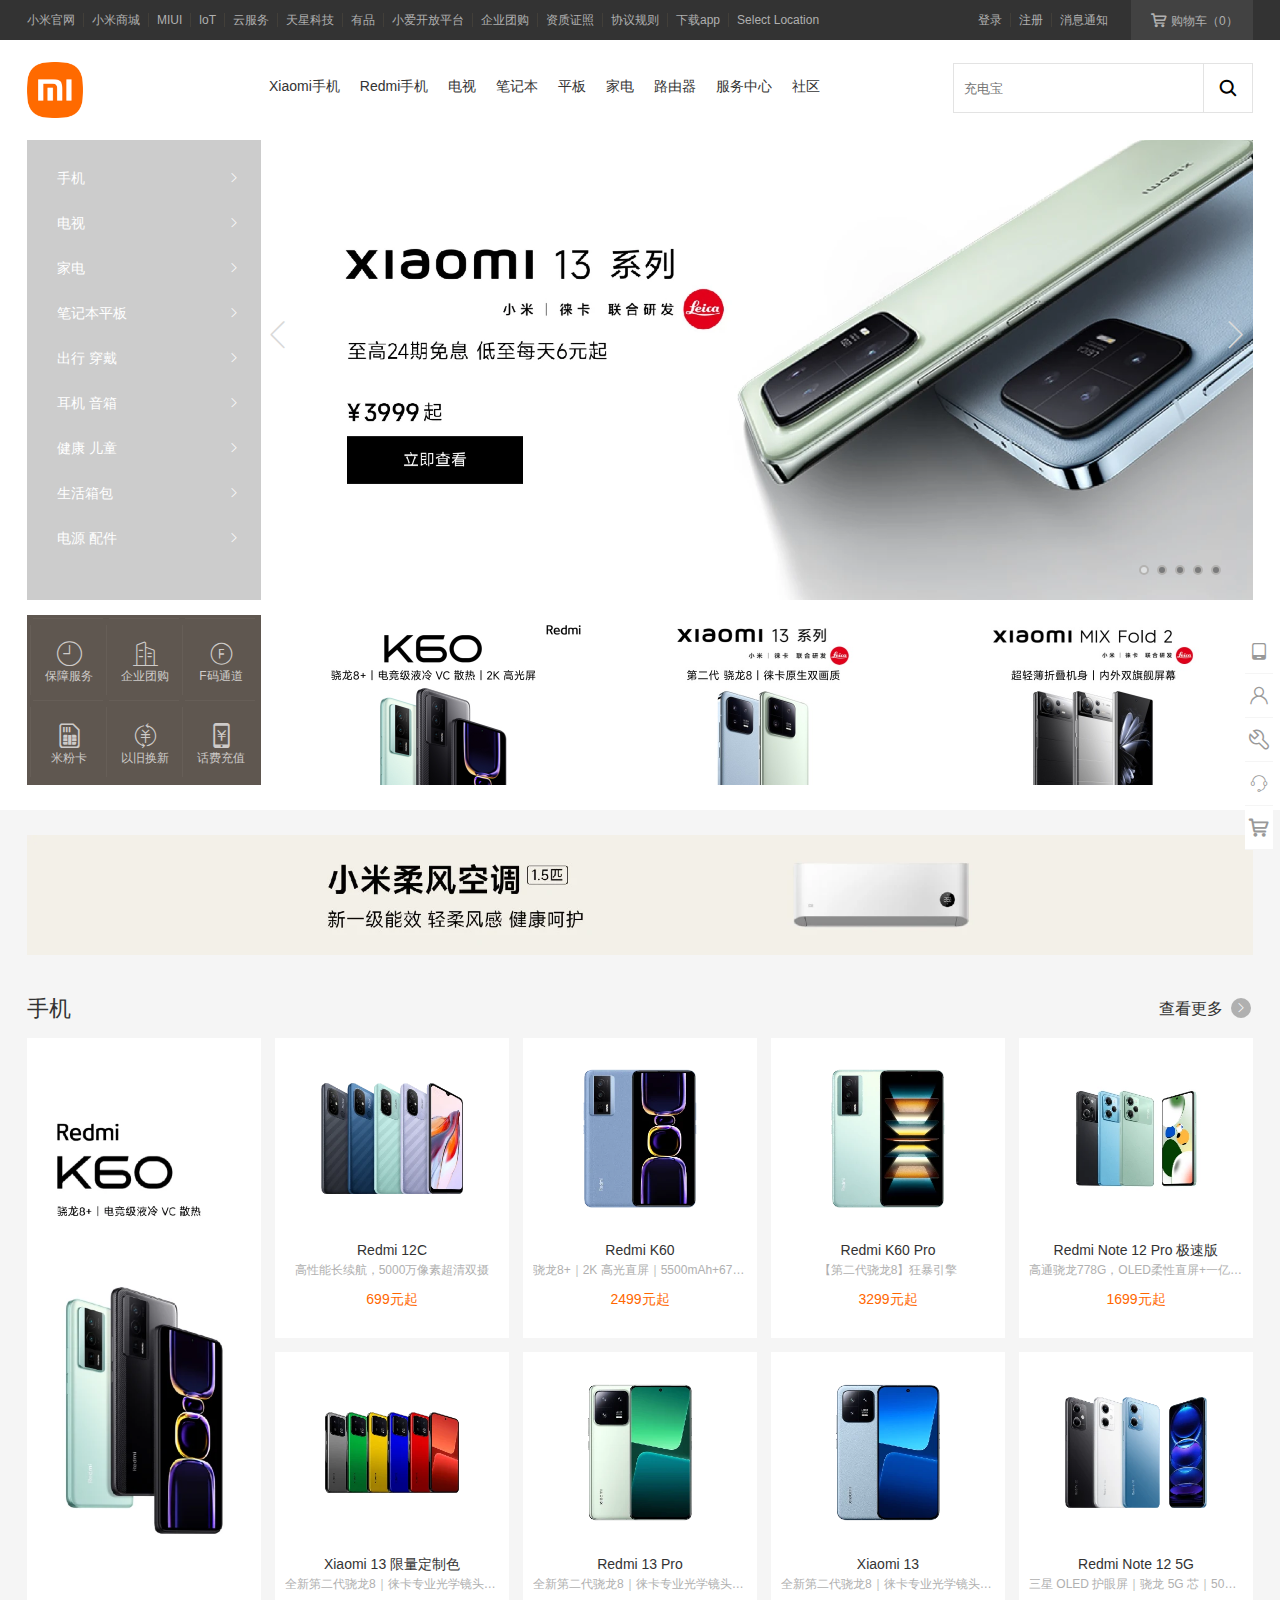
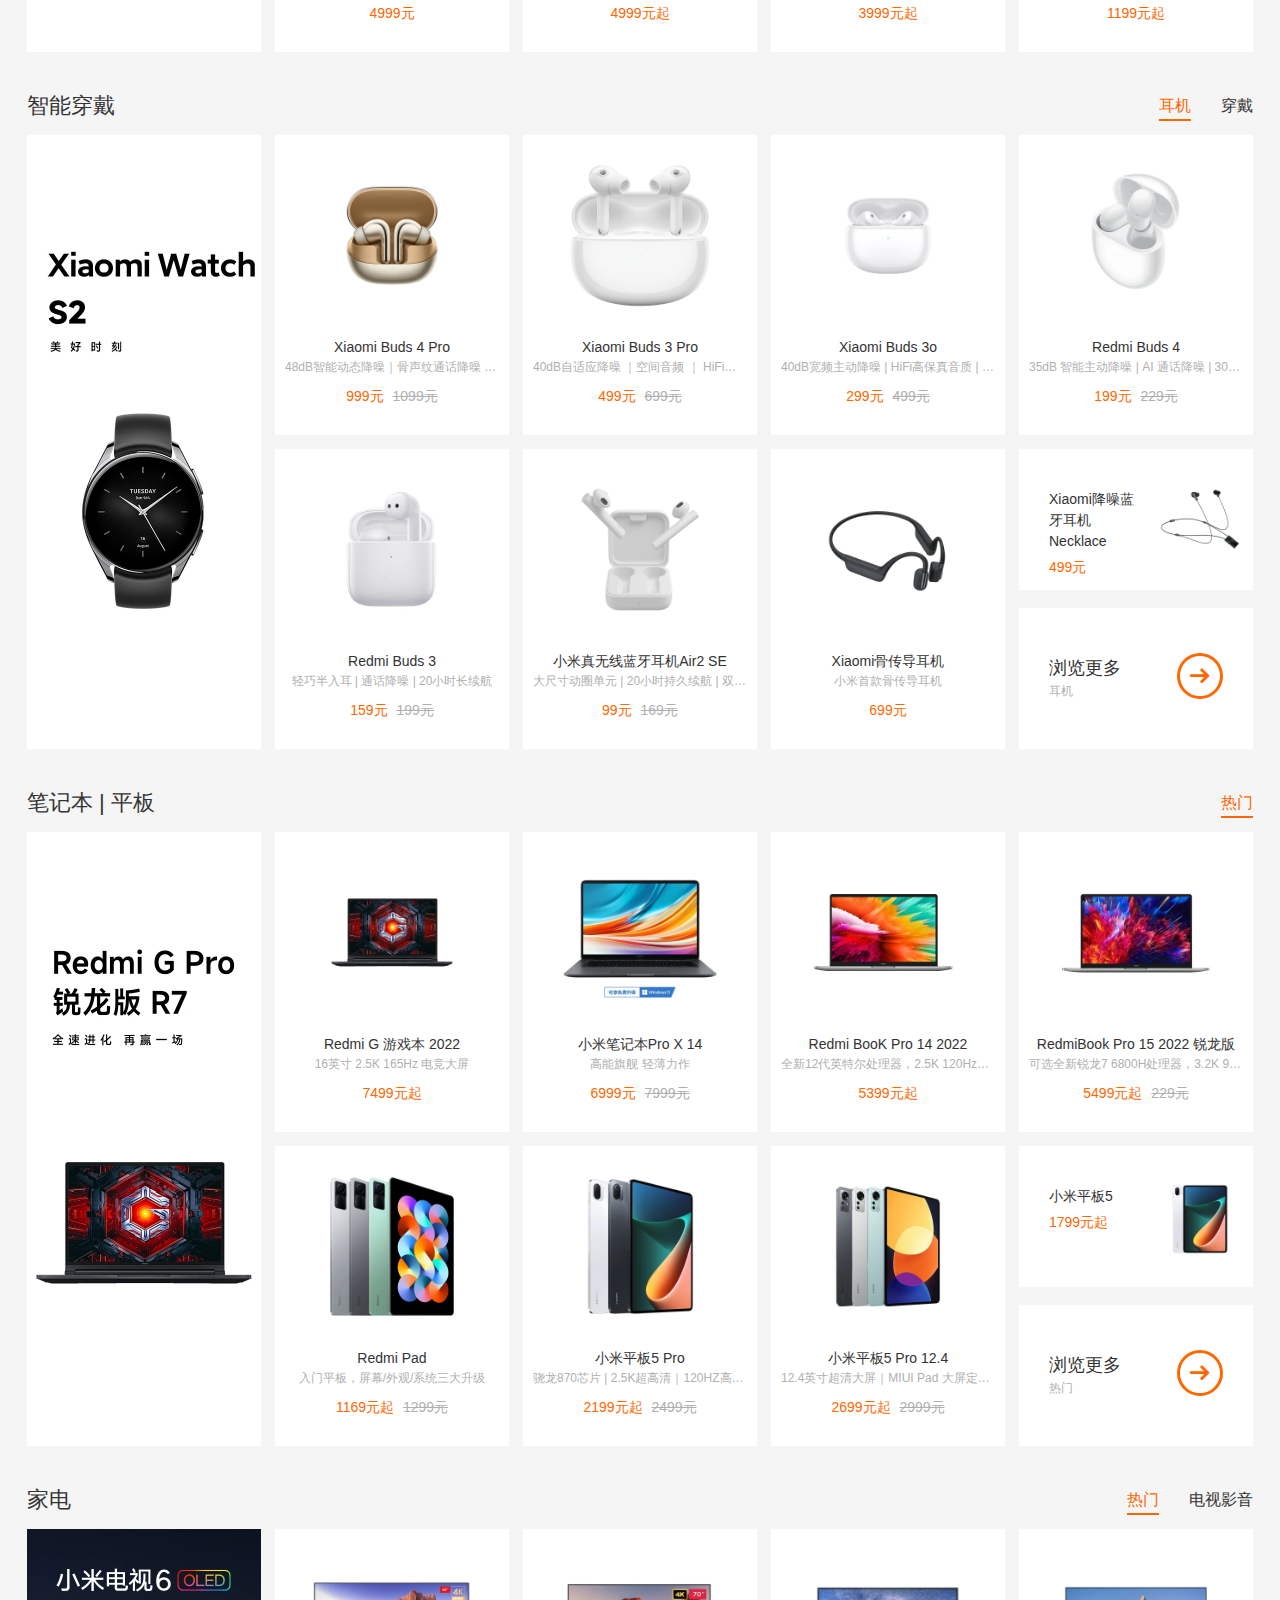
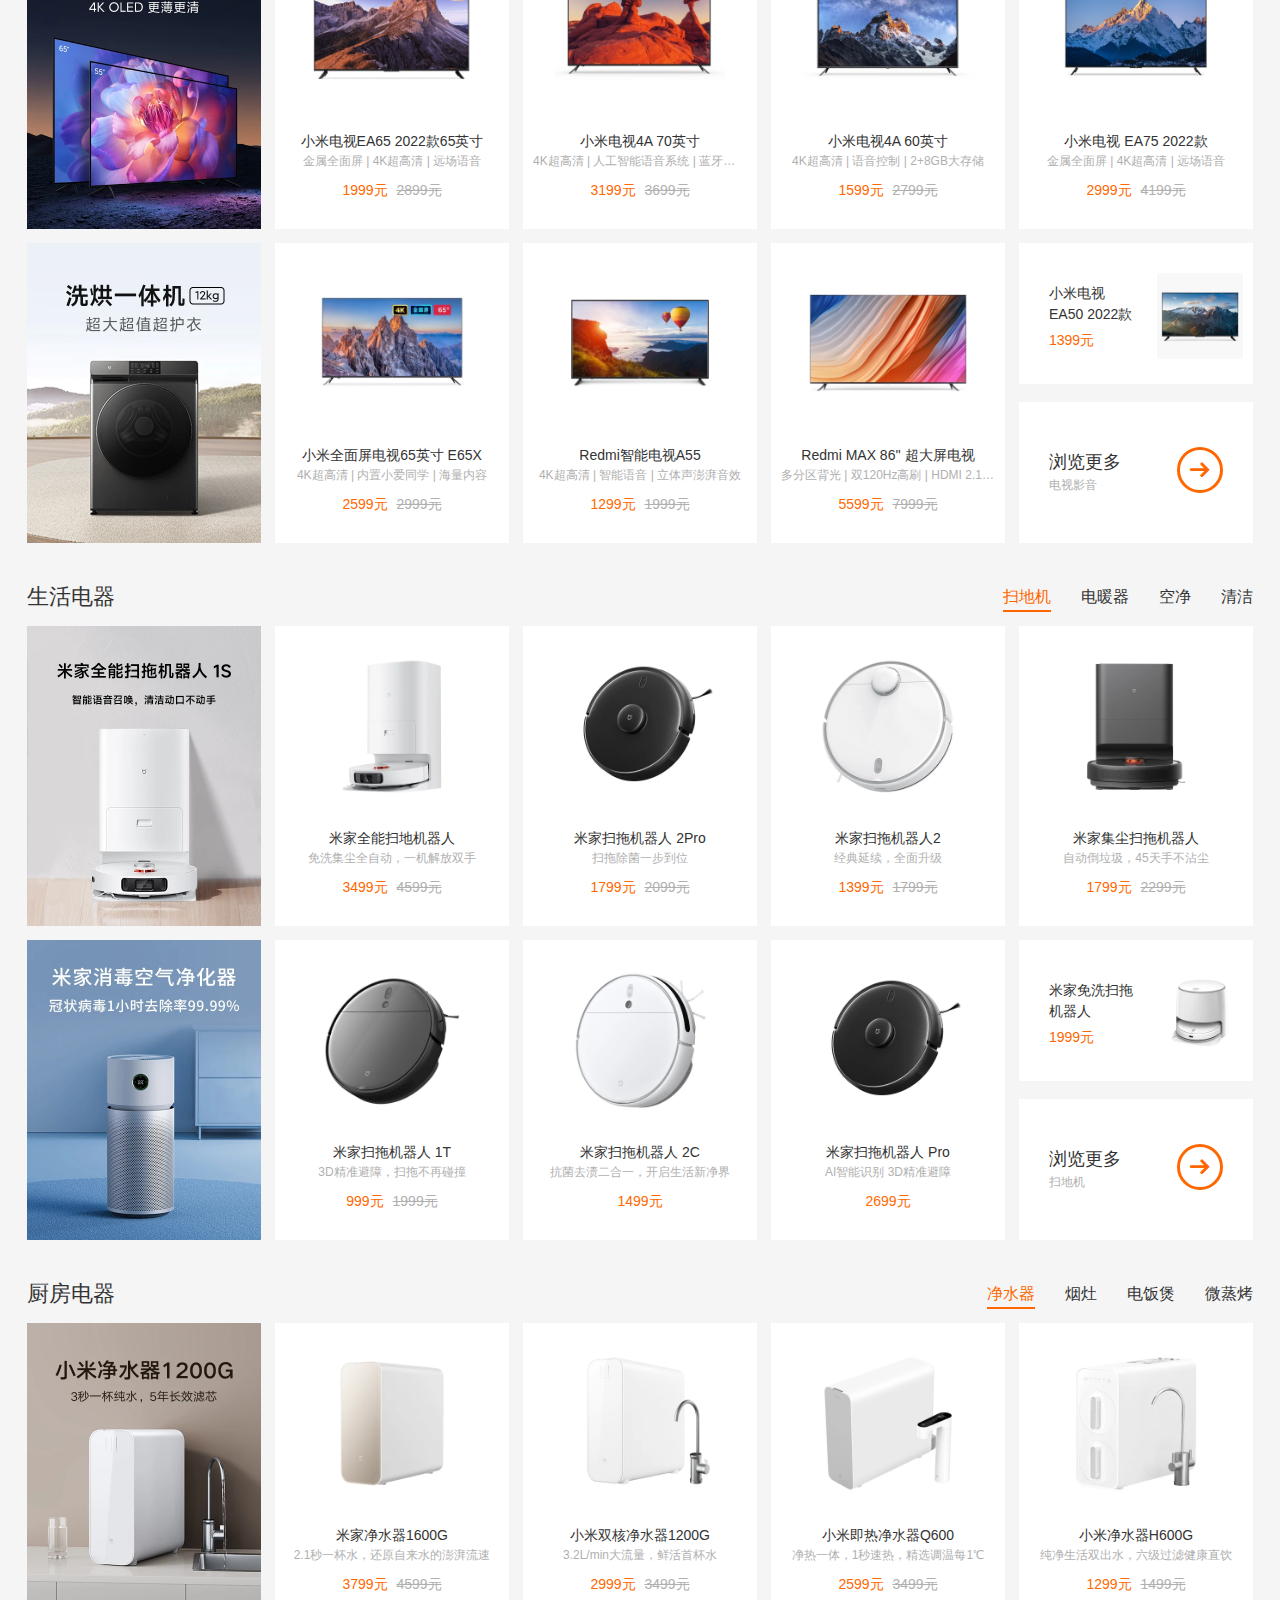
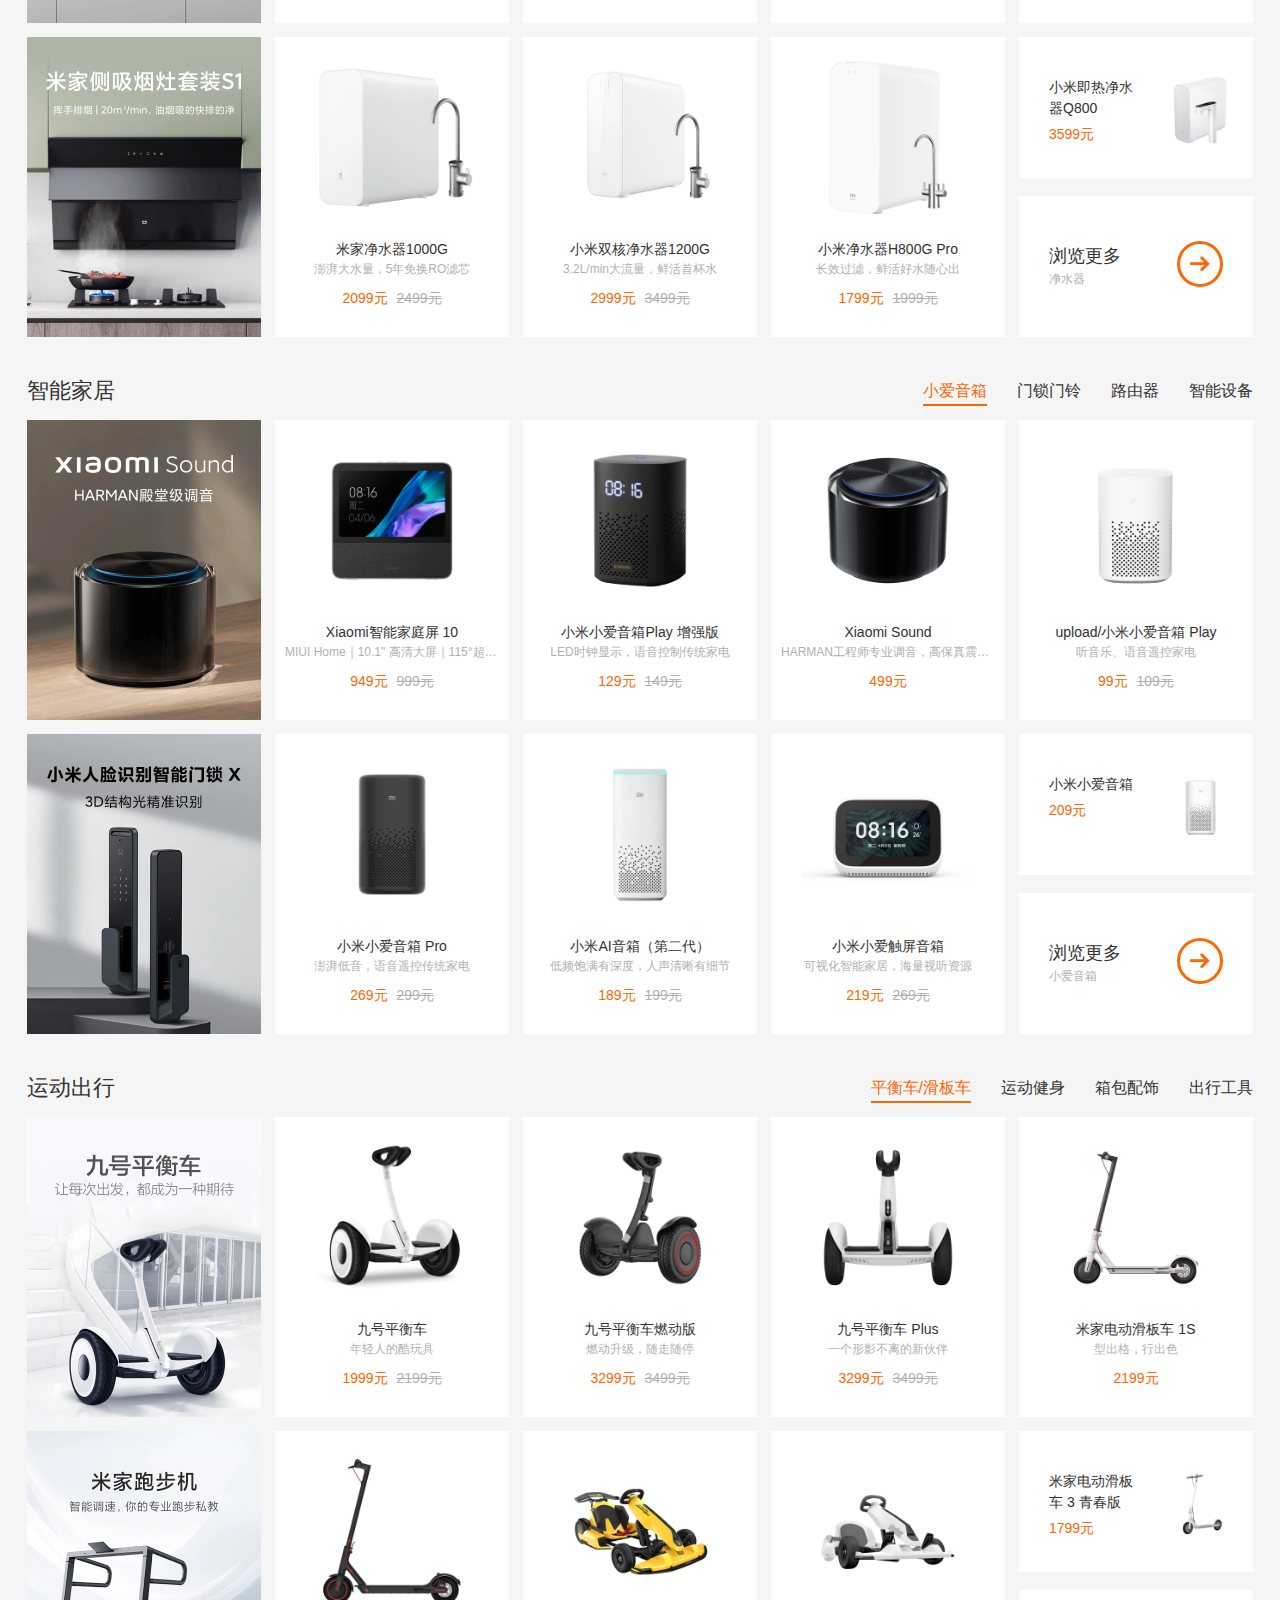
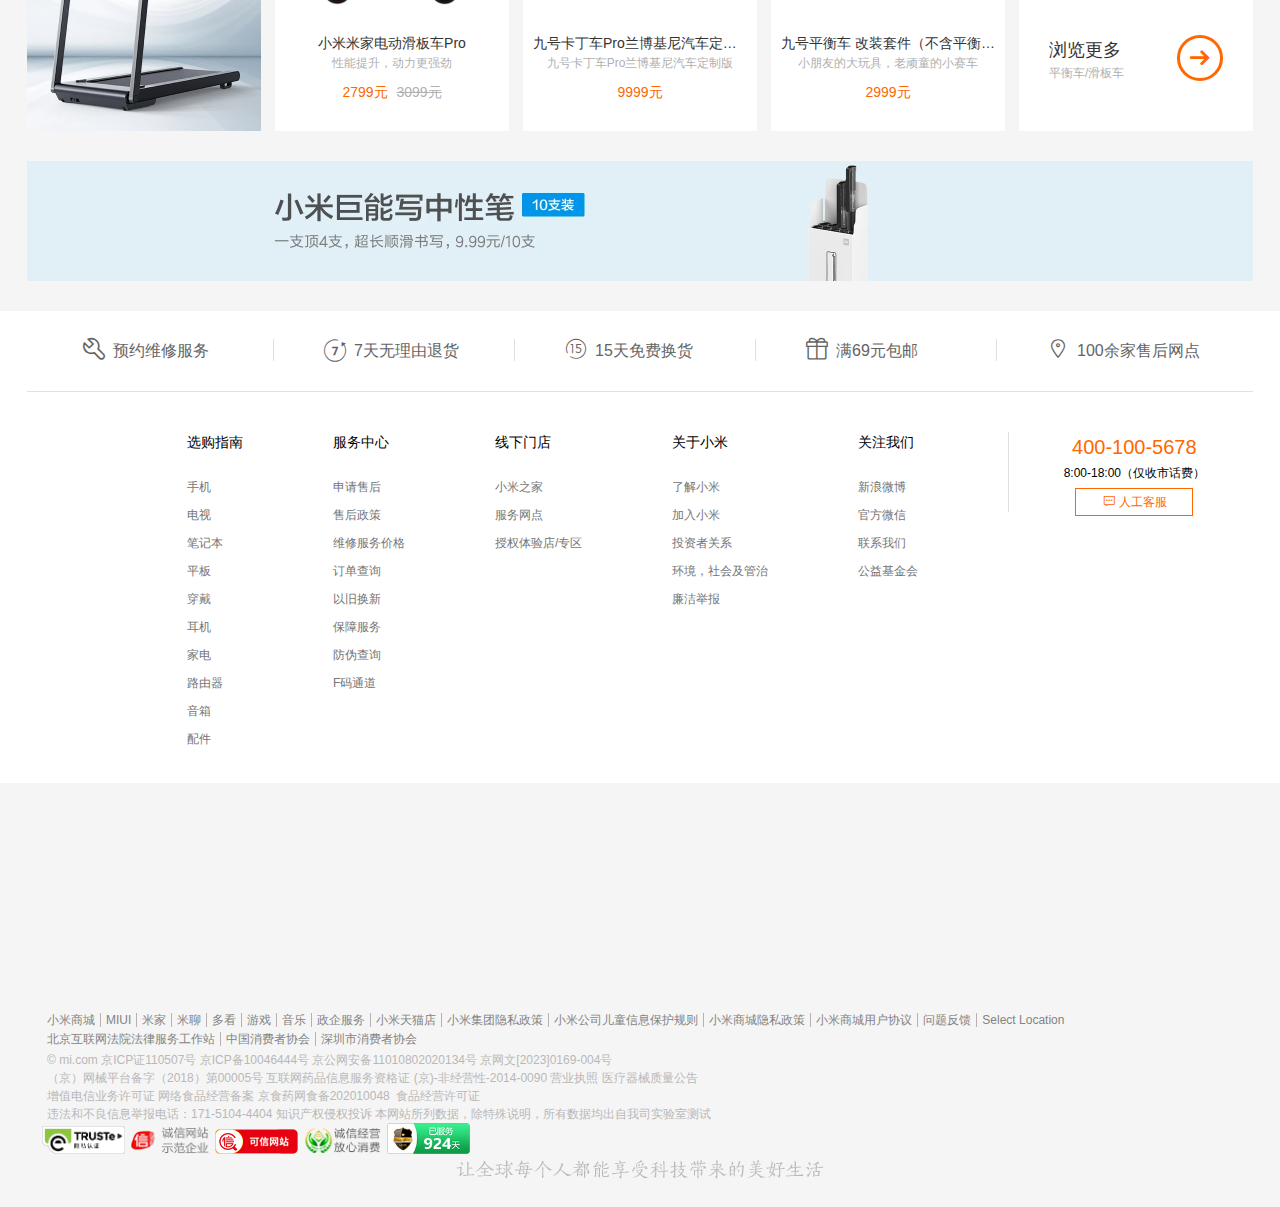
<file: index.html>
<!DOCTYPE html>
<html lang="en">
<!-- github上的网址 zgx0512.github.io/zgx.github.io -->

<head>
    <meta charset="UTF-8">
    <meta http-equiv="X-UA-Compatible" content="IE=edge">
    <meta name="viewport" content="width=device-width, initial-scale=1.0">
    <!-- title, description, keywords是搜索引擎搜索的关键, 写的好能提高网站的排名 -->
    <title>小米官网 - Xiaomi 13系列，Xiaomi Mix Fold 2，MIUI14，小米徕卡影像大赛</title>
    <!-- 网站说明 -->
    <meta name="description"
        content="小米官网直营小米公司旗下所有产品，包括Xiaomi手机系列Xiaomi 13、MIX、Redmi 红米系列、Redmi Note 12、K60、电视、笔记本、米家智能家居等，同时提供小米官方服务及售后支持.">
    <!-- 关键字 -->
    <meta name="keywords" content="Xiaomi,redmi,Xiaomi13,Redmi Note 12,Xiaomi MIX Alpha,小米商城">
    <link rel="shortcut icon" href="favicon.ico" />
    <link rel="stylesheet" href="css/base.css">
    <link rel="stylesheet" href="css/common.css">
    <link rel="stylesheet" href="css/index.css">
    <script src="js/index.js"></script>
</head>

<body>
    <!-- 头部导航栏区域 -->
    <div class="head-nav">
        <div class="w">
            <nav>
                <ul>
                    <li><a href="#">小米官网</a></li>
                    <li><a href="index.html">小米商城</a></li>
                    <li><a href="#">MIUI</a></li>
                    <li><a href="#">loT</a></li>
                    <li><a href="#">云服务</a></li>
                    <li><a href="#">天星科技</a></li>
                    <li><a href="#">有品</a></li>
                    <li><a href="#">小爱开放平台</a></li>
                    <li><a href="#">企业团购</a></li>
                    <li><a href="#">资质证照</a></li>
                    <li><a href="#">协议规则</a></li>
                    <li><a href="#">下载app</a></li>
                    <li><a href="#">Select Location</a></li>
                    <li><a href="#">登录</a></li>
                    <li><a href="register.html" target="_blank">注册</a></li>
                    <li><a href="#">消息通知</a></li>
                </ul>
            </nav>
            <div class="cart-box">购物车（0）</div>
        </div>
    </div>
    <!-- 白色背景区域 -->
    <div class="white-bg-region">
        <!-- 头部区域 -->
        <header class="w">
            <div class="logo">
                <h1>
                    <a href="index.html" title="小米官网">小米官网</a>
                </h1>
            </div>
            <nav>
                <ul>
                    <li>Xiaomi手机
                        <ul class="pull-down-box">
                            <li><a href="#">
                                    <img src="upload/xiaomi13-red.webp" alt="">
                                    <h4>Xiaomi 13 限量定制色</h4>
                                    <span class="price">4999元</span>
                                </a></li>
                            <li><a href="#">
                                    <img src="upload/xiaomi13-green.webp" alt="">
                                    <h4>Xiaomi 13 Pro</h4>
                                    <span class="price">4999元起</span>
                                </a></li>
                            <li><a href="#">
                                    <img src="upload/xiaomi13-blue.webp" alt="">
                                    <h4>Xiaomi 13</h4>
                                    <span class="price">3999元元</span>
                                </a></li>
                            <li><a href="#">
                                    <img src="upload/xiaomi cv2.webp" alt="">
                                    <h4>Xiaomi Civi 2</h4>
                                    <span class="price">2299元起</span>
                                </a></li>
                            <li><a href="#">
                                    <img src="upload/xiaomi-MIX.webp" alt="">
                                    <h4>Xiaomi MIX Fold 2</h4>
                                    <span class="price">8999元起</span>
                                </a></li>
                            <li><a href="#">
                                    <img src="upload/xiaomi12su.webp" alt="">
                                    <h4>Xiaomi 12S Ultra</h4>
                                    <span class="price">4999元</span>
                                </a></li>
                        </ul>
                    </li>
                    <li>Redmi手机</li>
                    <li>电视</li>
                    <li>笔记本</li>
                    <li>平板</li>
                    <li>家电</li>
                    <li>路由器</li>
                    <li>服务中心</li>
                    <li>社区</li>
                </ul>
            </nav>
            <div class="search-box">
                <input type="search" name="" id="search" placeholder="充电宝">
                <button class="iconfont">&#xe8d6;</button>
                <div class="search-down">
                    <ul>
                        <li><a href="list.html" target="_blank">全部商品</a></li>
                        <li><a href="#">小米平板5</a></li>
                        <li><a href="#">冰箱</a></li>
                        <li><a href="#">手机</a></li>
                        <li><a href="#">洗衣机</a></li>
                        <li><a href="#">耳机</a></li>
                        <li><a href="#">笔记本</a></li>
                        <li><a href="#">电视</a></li>
                    </ul>
                </div>
            </div>
        </header>
        <!-- 大背景区域 -->
        <div class="bg w">
            <!-- 侧边栏区域 -->
            <aside>
                <ul>
                    <li>手机</li>
                    <li>电视</li>
                    <li>家电</li>
                    <li>笔记本平板</li>
                    <li>出行 穿戴</li>
                    <li>耳机 音箱</li>
                    <li>健康 儿童</li>
                    <li>生活箱包</li>
                    <li>电源 配件</li>
                </ul>
            </aside>
            <!-- 右边区域 -->
            <div class="bg-right">
                <!-- 左箭头 -->
                <div class="left-arrow iconfont">&#xe660;
                </div>
                <!-- 右箭头 -->
                <div class="right-arrow iconfont">&#xe65f;</div>
                <!-- 轮播图区域 -->
                <div class="round-box">
                    <ul>
                        <li class="select"></li>
                        <li></li>
                        <li></li>
                        <li></li>
                        <li></li>
                    </ul>
                </div>
            </div>
        </div>
        <!-- 大背景下面盒子区域 -->
        <article class="w">
            <ul>
                <li>
                    <ul class="fast">
                        <li><a href="#"><i class="iconfont">&#xe60d;</i><br>保障服务</a></li>
                        <li><a href="#"><i class="iconfont">&#xe646;</i><br>企业团购</a></li>
                        <li><a href="#"><i class="iconfont">&#xe661;</i><br>F码通道</a></li>
                        <li><a href="#"><i class="iconfont">&#xe601;</i><br>米粉卡</a></li>
                        <li><a href="#"><i class="iconfont">&#xe602;</i><br>以旧换新</a></li>
                        <li><a href="#"><i class="iconfont">&#xe666;</i><br>话费充值</a></li>
                    </ul>
                </li>
                <li><a href="#"><img src="images/红米k60.jpg" alt=""></a></li>
                <li><a href="#"><img src="images/xiaomi13.jpg" alt=""></a></li>
                <li><a href="#"><img src="images/MIX Fold 2.jpg" alt=""></a></li>
            </ul>
        </article>
    </div>
    <!-- 横幅广告样式 -->
    <div class="img-box w">
        <img src="images/空调.webp" alt="">
    </div>
    <!-- 内容主体区域 -->
    <!-- 手机区域 -->
    <div class="container w clearfix">
        <div class="ct-head">
            <h4>手机</h4>
            <a href="#" class="right-arrow">查看更多</a>
        </div>
        <div class="ct-left"><a href="#">
                <img src="images/remi K60.webp" alt="">
            </a>
        </div>
        <div class="ct-right">
            <ul>
                <li><a href="#"><img src="upload/Redmi 12C.webp" alt="">
                        <h4>Redmi 12C</h4>
                        <p>高性能长续航，5000万像素超清双摄</p>
                        <span class="price">699元起</span>
                    </a></li>
                <li><a href="#"><img src="upload/Redmi K60.webp" alt="">
                        <h4>Redmi K60</h4>
                        <p>骁龙8+｜2K 高光直屏｜5500mAh+67W闪充</p>
                        <span class="price">2499元起</span>
                    </a></li>
                <li><a href="#"><img src="upload/Redmi K60 Pro.webp" alt="">
                        <h4>Redmi K60 Pro</h4>
                        <p>【第二代骁龙8】狂暴引擎</p>
                        <span class="price">3299元起</span>
                    </a></li>
                <li><a href="#"><img src="upload/Redmi Note 12 Pro 极速版.webp" alt="">
                        <h4>Redmi Note 12 Pro 极速版</h4>
                        <p>高通骁龙778G，OLED柔性直屏+一亿像素</p>
                        <span class="price">1699元起</span>
                    </a></li>
                <li><a href="#"><img src="upload/Xiaomi 13 限量定制色.webp" alt="">
                        <h4>Xiaomi 13 限量定制色</h4>
                        <p>全新第二代骁龙8｜徕卡专业光学镜头｜徕卡原生双画质 | 6.36″超窄边屏幕｜67W小米澎湃秒充｜徕卡75mm长焦镜头</p>
                        <span class="price">4999元</span>
                    </a></li>
                <li><a href="#"><img src="upload/Xiaomi 13 Pro.webp" alt="">
                        <h4>Redmi 13 Pro</h4>
                        <p>全新第二代骁龙8｜徕卡专业光学镜头｜徕卡原生双画质 | 2K 专业原色屏｜120W小米澎湃秒充 ｜徕卡75mm长焦镜头</p>
                        <span class="price">4999元起</span>
                    </a></li>
                <li><a href="#"><img src="upload/Xiaomi 13.webp" alt="">
                        <h4>Xiaomi 13</h4>
                        <p>全新第二代骁龙8｜徕卡专业光学镜头｜徕卡原生双画质 | 6.36″超窄边屏幕｜67W小米澎湃秒充｜徕卡75mm长焦镜头</p>
                        <span class="price">3999元起</span>
                    </a></li>
                <li><a href="#"><img src="upload/Redmi Note 12 5G.webp" alt="">
                        <h4>Redmi Note 12 5G</h4>
                        <p>三星 OLED 护眼屏｜骁龙 5G 芯｜5000mAh 电量</p>
                        <span class="price">1199元起</span>
                    </a></li>
            </ul>
        </div>
    </div>
    <!-- 智能穿戴区域 -->
    <div class="container w clearfix">
        <div class="ct-head">
            <h4>智能穿戴</h4>
            <div class="head-right">
                <a href="#" style="margin-right: 0;">穿戴</a>
                <a href="#">耳机</a>
            </div>
        </div>
        <div class="ct-left"><a href="#">
                <img src="images/Xiaomi Watch S2.webp" alt="">
            </a>
        </div>
        <div class="ct-right">
            <ul>
                <li><a href="#"><img src="upload/Xiaomi Buds 4 Pro.webp" alt="">
                        <h4>Xiaomi Buds 4 Pro</h4>
                        <p>48dB智能动态降噪｜骨声纹通话降噪 | 独立空间音频</p>
                        <span class="price">999元</span>
                        <span class="old-price">1099元</span>
                    </a></li>
                <li><a href="#"><img src="upload/Xiaomi Buds 3 Pro.webp" alt="">
                        <h4>Xiaomi Buds 3 Pro</h4>
                        <p>40dB自适应降噪 ｜空间音频 ｜ HiFi高保真音质</p>
                        <span class="price">499元</span>
                        <span class="old-price">699元</span>
                    </a></li>
                <li><a href="#"><img src="upload/Xiaomi Buds 3.webp" alt="">
                        <h4>Xiaomi Buds 3o</h4>
                        <p>40dB宽频主动降噪 | HiFi高保真音质 | HRTF专业调音</p>
                        <span class="price">299元</span>
                        <span class="old-price">499元</span>
                    </a></li>
                <li><a href="#"><img src="upload/Redmi Buds 4.webp" alt="">
                        <h4>Redmi Buds 4</h4>
                        <p>35dB 智能主动降噪 | AI 通话降噪 | 30小时超长续航</p>
                        <span class="price">199元</span>
                        <span class="old-price">229元</span>
                    </a></li>
                <li><a href="#"><img src="upload/Redmi Buds 3.webp" alt="">
                        <h4>Redmi Buds 3</h4>
                        <p>轻巧半入耳 | 通话降噪 | 20小时长续航</p>
                        <span class="price">159元</span>
                        <span class="old-price">199元</span>
                    </a></li>
                <li><a href="#"><img src="upload/小米真无线蓝牙耳机Air2 SE.webp" alt="">
                        <h4>小米真无线蓝牙耳机Air2 SE</h4>
                        <p>大尺寸动圈单元 | 20小时持久续航 | 双麦克风通话降噪</p>
                        <span class="price">99元</span>
                        <span class="old-price">169元</span>
                    </a></li>
                <li><a href="#"><img src="upload/Xiaomi骨传导耳机.webp" alt="">
                        <h4>Xiaomi骨传导耳机</h4>
                        <p>小米首款骨传导耳机</p>
                        <span class="price">699元</span>
                    </a></li>
                <li class="last"><a href="#"><img src="upload/Xiaomi降噪蓝牙耳机.webp" alt="">
                        <div class="text-box">
                            <h4>Xiaomi降噪蓝<br>牙耳机<br>Necklace</h4>
                            <span class="price">499元</span>
                        </div>
                    </a>
                    <a href="#">
                        <div class="text-box">
                            <h2>浏览更多</h2>
                            <p>耳机</p>
                        </div>
                    </a>
                </li>
            </ul>
        </div>
    </div>
    <!-- 笔记本 | 平板区域 -->
    <div class="container w clearfix">
        <div class="ct-head">
            <h4>笔记本 | 平板</h4>
            <div class="head-right">
                <a href="#" style="margin-right: 0;">热门</a>
            </div>
        </div>
        <div class="ct-left"><a href="#">
                <img src="images/Redmi G Pro 锐龙版 R7.webp" alt="">
            </a>
        </div>
        <div class="ct-right">
            <ul>
                <li><a href="#"><img src="upload/Redmi G 游戏本 2022.webp" alt="">
                        <h4>Redmi G 游戏本 2022</h4>
                        <p>16英寸 2.5K 165Hz 电竞大屏</p>
                        <span class="price">7499元起</span>
                    </a></li>
                <li><a href="#"><img src="upload/小米笔记本Pro X 14.webp" alt="">
                        <h4>小米笔记本Pro X 14</h4>
                        <p>高能旗舰 轻薄力作</p>
                        <span class="price">6999元</span>
                        <span class="old-price">7999元</span>
                    </a></li>
                <li><a href="#"><img src="upload/Redmi BooK Pro 14 2022.webp" alt="">
                        <h4>Redmi BooK Pro 14 2022</h4>
                        <p>全新12代英特尔处理器，2.5K 120Hz高清屏，可选MX550独立显卡,CNC一体精雕工艺</p>
                        <span class="price">5399元起</span>
                    </a></li>
                <li><a href="#"><img src="upload/RedmiBook Pro 15 2022 锐龙版.webp" alt="">
                        <h4>RedmiBook Pro 15 2022 锐龙版</h4>
                        <p>可选全新锐龙7 6800H处理器，3.2K 90Hz高清屏，RTX 2050高性能独立显卡，CNC一体精雕工艺</p>
                        <span class="price">5499元起</span>
                        <span class="old-price">229元</span>
                    </a></li>
                <li><a href="#"><img src="upload/Redmi Pad.webp" alt="">
                        <h4>Redmi Pad</h4>
                        <p>入门平板，屏幕/外观/系统三大升级</p>
                        <span class="price">1169元起</span>
                        <span class="old-price">1299元</span>
                    </a></li>
                <li><a href="#"><img src="upload/小米平板5 Pro.webp" alt="">
                        <h4>小米平板5 Pro</h4>
                        <p>骁龙870芯片 | 2.5K超高清｜120HZ高刷新率</p>
                        <span class="price">2199元起</span>
                        <span class="old-price">2499元</span>
                    </a></li>
                <li><a href="#"><img src="upload/小米平板5 Pro 12.4.webp" alt="">
                        <h4>小米平板5 Pro 12.4</h4>
                        <p>12.4英寸超清大屏｜MIUI Pad 大屏定制系统｜骁龙870旗舰处理器｜10000mAh长续航</p>
                        <span class="price">2699元起</span>
                        <span class="old-price">2999元</span>
                    </a></li>
                <li class="last"><a href="#"><img src="upload/小米平板5.webp" alt="">
                        <div class="text-box">
                            <h4>小米平板5</h4>
                            <span class="price">1799元起</span>
                        </div>
                    </a>
                    <a href="#">
                        <div class="text-box">
                            <h2>浏览更多</h2>
                            <p>热门</p>
                        </div>
                    </a>
                </li>
            </ul>
        </div>
    </div>
    <!-- 家电区域 -->
    <div class="container w clearfix">
        <div class="ct-head">
            <h4>家电</h4>
            <div class="head-right">
                <a href="#" style="margin-right: 0;">电视影音</a>
                <a href="#">热门</a>
            </div>
        </div>
        <div class="ct-left">
            <ul>
                <li><a href="#">
                        <img src="images/小米家电6.webp" alt="">
                    </a></li>
                <li><a href="#">
                        <img src="images/洗烘一体机.webp" alt="">
                    </a></li>
            </ul>
        </div>
        <div class="ct-right">
            <ul>
                <li><a href="#"><img src="upload/小米电视EA65 2022款65英寸.webp" alt="">
                        <h4>小米电视EA65 2022款65英寸</h4>
                        <p>金属全面屏 | 4K超高清 | 远场语音</p>
                        <span class="price">1999元</span>
                        <span class="old-price">2899元</span>
                    </a></li>
                <li><a href="#"><img src="upload/小米电视4A 70英寸.webp" alt="">
                        <h4>小米电视4A 70英寸</h4>
                        <p>4K超高清 | 人工智能语音系统 | 蓝牙语音遥控器</p>
                        <span class="price">3199元</span>
                        <span class="old-price">3699元</span>
                    </a></li>
                <li><a href="#"><img src="upload/小米电视4A 60英寸.webp" alt="">
                        <h4>小米电视4A 60英寸</h4>
                        <p>4K超高清 | 语音控制 | 2+8GB大存储</p>
                        <span class="price">1599元</span>
                        <span class="old-price">2799元</span>
                    </a></li>
                <li><a href="#"><img src="upload/小米电视 EA75 2022款.webp" alt="">
                        <h4>小米电视 EA75 2022款</h4>
                        <p>金属全面屏 | 4K超高清 | 远场语音</p>
                        <span class="price">2999元</span>
                        <span class="old-price">4199元</span>
                    </a></li>
                <li><a href="#"><img src="upload/小米全面屏电视65英寸 E65X.webp" alt="">
                        <h4>小米全面屏电视65英寸 E65X</h4>
                        <p>4K超高清 | 内置小爱同学 | 海量内容</p>
                        <span class="price">2599元</span>
                        <span class="old-price">2999元</span>
                    </a></li>
                <li><a href="#"><img src="upload/Redmi智能电视A55.webp" alt="">
                        <h4>Redmi智能电视A55</h4>
                        <p>4K超高清 | 智能语音 | 立体声澎湃音效</p>
                        <span class="price">1299元</span>
                        <span class="old-price">1999元</span>
                    </a></li>
                <li><a href="#"><img src="upload/Redmi MAX 86'' 超大屏电视.webp" alt="">
                        <h4>Redmi MAX 86'' 超大屏电视</h4>
                        <p>多分区背光 | 双120Hz高刷 | HDMI 2.1接口</p>
                        <span class="price">5599元</span>
                        <span class="old-price">7999元</span>
                    </a></li>
                <li class="last"><a href="#"><img src="upload/小米电视 EA50 2022款.webp" alt="">
                        <div class="text-box">
                            <h4>小米电视 <br>EA50 2022款</h4>
                            <span class="price">1399元</span>
                        </div>
                    </a>
                    <a href="#">
                        <div class="text-box">
                            <h2>浏览更多</h2>
                            <p>电视影音</p>
                        </div>
                    </a>
                </li>
            </ul>
        </div>
    </div>
    <!-- 生活电器区域 -->
    <div class="container w clearfix">
        <div class="ct-head">
            <h4>生活电器</h4>
            <div class="head-right">
                <a href="#" style="margin-right: 0;">清洁</a>
                <a href="#">空净</a>
                <a href="#">电暖器</a>
                <a href="#">扫地机</a>
            </div>
        </div>
        <div class="ct-left">
            <ul>
                <li><a href="#">
                        <img src="images/米家全能扫拖机器人.webp" alt="">
                    </a></li>
                <li><a href="#">
                        <img src="images/净化器.webp" alt="">
                    </a></li>
            </ul>
        </div>
        <div class="ct-right">
            <ul>
                <li><a href="#"><img src="upload/米家全能扫地机器人.webp" alt="">
                        <h4>米家全能扫地机器人</h4>
                        <p>免洗集尘全自动，一机解放双手</p>
                        <span class="price">3499元</span>
                        <span class="old-price">4599元</span>
                    </a></li>
                <li><a href="#"><img src="upload/米家扫拖机器人 Pro.webp" alt="">
                        <h4>米家扫拖机器人 2Pro</h4>
                        <p>扫拖除菌一步到位</p>
                        <span class="price">1799元</span>
                        <span class="old-price">2099元</span>
                    </a></li>
                <li><a href="#"><img src="upload/米家扫拖机器人2.webp" alt="">
                        <h4>米家扫拖机器人2 </h4>
                        <p>经典延续，全面升级</p>
                        <span class="price">1399元</span>
                        <span class="old-price">1799元</span>
                    </a></li>
                <li><a href="#"><img src="upload/米家集尘扫拖机器人.webp" alt="">
                        <h4>米家集尘扫拖机器人</h4>
                        <p>自动倒垃圾，45天手不沾尘</p>
                        <span class="price">1799元</span>
                        <span class="old-price">2299元</span>
                    </a></li>
                <li><a href="#"><img src="upload/米家扫拖机器人 1T.webp" alt="">
                        <h4>米家扫拖机器人 1T</h4>
                        <p>3D精准避障，扫拖不再碰撞</p>
                        <span class="price">999元</span>
                        <span class="old-price">1999元</span>
                    </a></li>
                <li><a href="#"><img src="upload/米家扫拖机器人 2C.webp" alt="">
                        <h4>米家扫拖机器人 2C</h4>
                        <p>抗菌去渍二合一，开启生活新净界</p>
                        <span class="price">1499元</span>
                    </a></li>
                <li><a href="#"><img src="upload/米家扫拖机器人 Pro.webp" alt="">
                        <h4>米家扫拖机器人 Pro</h4>
                        <p>AI智能识别 3D精准避障</p>
                        <span class="price">2699元</span>
                    </a></li>
                <li class="last"><a href="#"><img src="upload/米家免洗扫拖机器人.webp" alt="">
                        <div class="text-box">
                            <h4>米家免洗扫拖<br>机器人</h4>
                            <span class="price">1999元</span>
                        </div>
                    </a>
                    <a href="#">
                        <div class="text-box">
                            <h2>浏览更多</h2>
                            <p>扫地机</p>
                        </div>
                    </a>
                </li>
            </ul>
        </div>
    </div>
    <!-- 厨房电器 -->
    <div class="container w clearfix">
        <div class="ct-head">
            <h4>厨房电器</h4>
            <div class="head-right">
                <a href="#" style="margin-right: 0;">微蒸烤</a>
                <a href="#">电饭煲</a>
                <a href="#">烟灶</a>
                <a href="#">净水器</a>
            </div>
        </div>
        <div class="ct-left">
            <ul>
                <li><a href="#">
                        <img src="images/净水器.webp" alt="">
                    </a></li>
                <li><a href="#">
                        <img src="images/米家侧吸烟灶套装.webp" alt="">
                    </a></li>
            </ul>
        </div>
        <div class="ct-right">
            <ul>
                <li><a href="#"><img src="upload/米家净水器1600G.webp" alt="">
                        <h4>米家净水器1600G</h4>
                        <p>2.1秒一杯水，还原自来水的澎湃流速</p>
                        <span class="price">3799元</span>
                        <span class="old-price">4599元</span>
                    </a></li>
                <li><a href="#"><img src="upload/小米双核净水器1200G.webp" alt="">
                        <h4>小米双核净水器1200G</h4>
                        <p>3.2L/min大流量，鲜活首杯水</p>
                        <span class="price">2999元</span>
                        <span class="old-price">3499元</span>
                    </a></li>
                <li><a href="#"><img src="upload/小米即热净水器.webp" alt="">
                        <h4>小米即热净水器Q600</h4>
                        <p>净热一体，1秒速热，精选调温每1℃</p>
                        <span class="price">2599元</span>
                        <span class="old-price">3499元</span>
                    </a></li>
                <li><a href="#"><img src="upload/小米净水器H600G.webp" alt="">
                        <h4>小米净水器H600G</h4>
                        <p>纯净生活双出水，六级过滤健康直饮</p>
                        <span class="price">1299元</span>
                        <span class="old-price">1499元</span>
                    </a></li>
                <li><a href="#"><img src="upload/米家净水器1000G.webp" alt="">
                        <h4>米家净水器1000G</h4>
                        <p>澎湃大水量，5年免换RO滤芯</p>
                        <span class="price">2099元</span>
                        <span class="old-price">2499元</span>
                    </a></li>
                <li><a href="#"><img src="upload/小米双核净水器1200G.webp" alt="">
                        <h4>小米双核净水器1200G</h4>
                        <p>3.2L/min大流量，鲜活首杯水</p>
                        <span class="price">2999元</span>
                        <span class="old-price">3499元</span>
                    </a></li>
                <li><a href="#"><img src="upload/小米净水器H800G Pro.webp" alt="">
                        <h4>小米净水器H800G Pro</h4>
                        <p>长效过滤，鲜活好水随心出</p>
                        <span class="price">1799元</span>
                        <span class="old-price">1999元</span>
                    </a></li>
                <li class="last"><a href="#"><img src="upload/小米即热净水器Q800.webp" alt="">
                        <div class="text-box">
                            <h4>小米即热净水<br>器Q800</h4>
                            <span class="price">3599元</span>
                        </div>
                    </a>
                    <a href="#">
                        <div class="text-box">
                            <h2>浏览更多</h2>
                            <p>净水器</p>
                        </div>
                    </a>
                </li>
            </ul>
        </div>
    </div>
    <!-- 智能家居 -->
    <div class="container w clearfix">
        <div class="ct-head">
            <h4>智能家居</h4>
            <div class="head-right">
                <a href="#" style="margin-right: 0;">智能设备</a>
                <a href="#">路由器</a>
                <a href="#">门锁门铃</a>
                <a href="#">小爱音箱</a>
            </div>
        </div>
        <div class="ct-left">
            <ul>
                <li><a href="#">
                        <img src="images/Xiaomi Sound.webp" alt="">
                    </a></li>
                <li><a href="#">
                        <img src="images/门锁.webp" alt="">
                    </a></li>
            </ul>
        </div>
        <div class="ct-right">
            <ul>
                <li><a href="#"><img src="upload/Xiaomi智能家庭屏 10.webp" alt="">
                        <h4>Xiaomi智能家庭屏 10</h4>
                        <p>MIUI Home｜10.1" 高清大屏｜115°超广角摄像头｜儿童模式｜家庭 KTV｜小爱同学</p>
                        <span class="price">949元</span>
                        <span class="old-price">999元</span>
                    </a></li>
                <li><a href="#"><img src="upload/小米小爱音箱Play 增强版.webp" alt="">
                        <h4>小米小爱音箱Play 增强版</h4>
                        <p>LED时钟显示，语音控制传统家电</p>
                        <span class="price">129元</span>
                        <span class="old-price">149元</span>
                    </a></li>
                <li><a href="#"><img src="upload/Xiaomi Sound.webp" alt="">
                        <h4>Xiaomi Sound</h4>
                        <p>HARMAN工程师专业调音，高保真震撼音质</p>
                        <span class="price">499元</span>
                    </a></li>
                <li><a href="#"><img src="upload/小米小爱音箱 Play.webp" alt="">
                        <h4>upload/小米小爱音箱 Play</h4>
                        <p>听音乐、语音遥控家电</p>
                        <span class="price">99元</span>
                        <span class="old-price">109元</span>
                    </a></li>
                <li><a href="#"><img src="upload/小米小爱音箱 Pro.webp" alt="">
                        <h4>小米小爱音箱 Pro</h4>
                        <p>澎湃低音，语音遥控传统家电</p>
                        <span class="price">269元</span>
                        <span class="old-price">299元</span>
                    </a></li>
                <li><a href="#"><img src="upload/小米AI音箱（第二代）.webp" alt="">
                        <h4>小米AI音箱（第二代）</h4>
                        <p>低频饱满有深度，人声清晰有细节</p>
                        <span class="price">189元</span>
                        <span class="old-price">199元</span>
                    </a></li>
                <li><a href="#"><img src="upload/小米小爱触屏音箱.webp" alt="">
                        <h4>小米小爱触屏音箱</h4>
                        <p>可视化智能家居，海量视听资源</p>
                        <span class="price">219元</span>
                        <span class="old-price">269元</span>
                    </a></li>
                <li class="last"><a href="#"><img src="upload/小米小爱音箱.webp" alt="">
                        <div class="text-box">
                            <h4>小米小爱音箱</h4>
                            <span class="price">209元</span>
                        </div>
                    </a>
                    <a href="#">
                        <div class="text-box">
                            <h2>浏览更多</h2>
                            <p>小爱音箱</p>
                        </div>
                    </a>
                </li>
            </ul>
        </div>
    </div>
    <!-- 运动出行 -->
    <div class="container w clearfix">
        <div class="ct-head">
            <h4>运动出行</h4>
            <div class="head-right">
                <a href="#" style="margin-right: 0;">出行工具</a>
                <a href="#">箱包配饰</a>
                <a href="#">运动健身</a>
                <a href="#">平衡车/滑板车</a>
            </div>
        </div>
        <div class="ct-left">
            <ul>
                <li><a href="#">
                        <img src="images/平衡车.webp" alt="">
                    </a></li>
                <li><a href="#">
                        <img src="images/跑步机.webp" alt="">
                    </a></li>
            </ul>
        </div>
        <div class="ct-right">
            <ul>
                <li><a href="#"><img src="upload/9号平衡车.jpg" alt="">
                        <h4>九号平衡车</h4>
                        <p>年轻人的酷玩具</p>
                        <span class="price">1999元</span>
                        <span class="old-price">2199元</span>
                    </a></li>
                <li><a href="#"><img src="upload/9号平衡车燃动版.webp" alt="">
                        <h4>九号平衡车燃动版</h4>
                        <p>燃动升级，随走随停</p>
                        <span class="price">3299元</span>
                        <span class="old-price">3499元</span>
                    </a></li>
                <li><a href="#"><img src="upload/9号平衡车 Plus.png" alt="">
                        <h4>九号平衡车 Plus</h4>
                        <p>一个形影不离的新伙伴</p>
                        <span class="price">3299元</span>
                        <span class="old-price">3499元</span>
                    </a></li>
                <li><a href="#"><img src="upload/米家电动滑板车 1S.webp" alt="">
                        <h4>米家电动滑板车 1S</h4>
                        <p>型出格，行出色</p>
                        <span class="price">2199元</span>
                    </a></li>
                <li><a href="#"><img src="upload/小米米家电动滑板车Pro.webp" alt="">
                        <h4>小米米家电动滑板车Pro</h4>
                        <p>性能提升，动力更强劲</p>
                        <span class="price">2799元</span>
                        <span class="old-price">3099元</span>
                    </a></li>
                <li><a href="#"><img src="upload/九号卡丁车Pro兰博基尼汽车定制版.webp" alt="">
                        <h4>九号卡丁车Pro兰博基尼汽车定制版</h4>
                        <p>九号卡丁车Pro兰博基尼汽车定制版</p>
                        <span class="price">9999元</span>
                    </a></li>
                <li><a href="#"><img src="upload/九号平衡车 改装套件（不含平衡车）.webp" alt="">
                        <h4>九号平衡车 改装套件（不含平衡车）</h4>
                        <p>小朋友的大玩具，老顽童的小赛车</p>
                        <span class="price">2999元</span>
                    </a></li>
                <li class="last"><a href="#"><img src="upload/米家电动滑板车 3 青春版.webp" alt="">
                        <div class="text-box">
                            <h4>米家电动滑板 <br>车 3 青春版</h4>
                            <span class="price">1799元</span>
                        </div>
                    </a>
                    <a href="#">
                        <div class="text-box">
                            <h2>浏览更多</h2>
                            <p>平衡车/滑板车</p>
                        </div>
                    </a>
                </li>
            </ul>
        </div>
    </div>
    <!-- 横幅广告样式 -->
    <div style="margin: 30px auto 30px;" class="img-box w">
        <img src="images/中性笔.webp" alt="">
    </div>
    <!-- 底部区域 -->
    <footer>
        <div class="w">
            <div class="foot-head">
                <ul>
                    <li><a href="#"><i class="iconfont">&#xe715;</i>预约维修服务</a></li>
                    <li><a href="#"><i class="iconfont">&#xe64c;</i>7天无理由退货</a></li>
                    <li><a href="#"><i class="iconfont">&#xe605;</i>15天免费换货</a></li>
                    <li><a href="#"><i class="iconfont">&#xe67c;</i>满69元包邮</a></li>
                    <li><a href="#"><i class="iconfont">&#xe649;</i>100余家售后网点</a></li>
                </ul>
            </div>
            <div class="foot-main">
                <dl>
                    <dt>选购指南</dt>
                    <dd><a href="#">手机</a></dd>
                    <dd><a href="#">电视</a></dd>
                    <dd><a href="#">笔记本</a></dd>
                    <dd><a href="#">平板</a></dd>
                    <dd><a href="#">穿戴</a></dd>
                    <dd><a href="#">耳机</a></dd>
                    <dd><a href="#">家电</a></dd>
                    <dd><a href="#">路由器</a></dd>
                    <dd><a href="#">音箱</a></dd>
                    <dd><a href="#">配件</a></dd>
                </dl>
                <dl>
                    <dt>服务中心</dt>
                    <dd><a href="#">申请售后</a></dd>
                    <dd><a href="#">售后政策</a></dd>
                    <dd><a href="#">维修服务价格</a></dd>
                    <dd><a href="#">订单查询</a></dd>
                    <dd><a href="#">以旧换新</a></dd>
                    <dd><a href="#">保障服务</a></dd>
                    <dd><a href="#">防伪查询</a></dd>
                    <dd><a href="#">F码通道</a></dd>
                </dl>
                <dl>
                    <dt>线下门店</dt>
                    <dd><a href="#">小米之家</a></dd>
                    <dd><a href="#">服务网点</a></dd>
                    <dd><a href="#">授权体验店/专区</a></dd>
                </dl>
                <dl>
                    <dt>关于小米</dt>
                    <dd><a href="#">了解小米</a></dd>
                    <dd><a href="#">加入小米</a></dd>
                    <dd><a href="#">投资者关系</a></dd>
                    <dd><a href="#">环境，社会及管治</a></dd>
                    <dd><a href="#">廉洁举报</a></dd>
                </dl>
                <dl>
                    <dt>关注我们</dt>
                    <dd><a href="#">新浪微博</a></dd>
                    <dd><a href="#">官方微信</a></dd>
                    <dd><a href="#">联系我们</a></dd>
                    <dd><a href="#">公益基金会</a></dd>
                </dl>
            </div>
        </div>
        <!-- 人工客服区域 -->
        <div class="contact-box">
            <span>400-100-5678</span>
            <em>8:00-18:00（仅收市话费）</em><br>
            <button>人工客服</button>
        </div>
    </footer>
    <!-- 底部网站信息模块 -->
    <div class="w clearfix">
        <div class="logo" style="height: 200px"></div>
        <div class="site-info">
            <ul class="clearfix">
                <li><a href="#">小米商城</a></li>
                <li><a href="#">MIUI</a></li>
                <li><a href="#">米家</a></li>
                <li><a href="#">米聊</a></li>
                <li><a href="#">多看</a></li>
                <li><a href="#">游戏</a></li>
                <li><a href="#">音乐</a></li>
                <li><a href="#">政企服务</a></li>
                <li><a href="#">小米天猫店</a></li>
                <li><a href="#">小米集团隐私政策</a></li>
                <li><a href="#">小米公司儿童信息保护规则</a></li>
                <li><a href="#">小米商城隐私政策</a></li>
                <li><a href="#">小米商城用户协议</a></li>
                <li><a href="#">问题反馈</a></li>
                <li><a href="#">Select Location</a></li>
                <li><a href="#">北京互联网法院法律服务工作站</a></li>
                <li><a href="#">中国消费者协会</a></li>
                <li><a href="#">深圳市消费者协会</a></li>
            </ul>
            <p>© <a href="#">mi.com</a> 京ICP证110507号 <a href="#">京ICP备10046444号</a> <a href="#">京公网安备11010802020134号</a>
                <a href="#">京网文[2023]0169-004号</a>
            </p>
            <p><a href="#">（京）网械平台备字（2018）第00005号</a> <a href="#">互联网药品信息服务资格证 (京)-非经营性-2014-0090</a> <a
                    href="#">营业执照</a> <a href="#">医疗器械质量公告</a></p>
            <p><a href="#">增值电信业务许可证</a> 网络食品经营备案 京食药网食备202010048&nbsp;&nbsp;<a href="#">食品经营许可证</a></p>
            <p>违法和不良信息举报电话：171-5104-4404 <a href="#">知识产权侵权投诉</a> 本网站所列数据，除特殊说明，所有数据均出自我司实验室测试</p>
            <div class="info-img">
                <a href="#"><img src="images/truste.png" alt=""></a>
                <a href="#"><img src="images/v-logo-2.png" alt=""></a>
                <a href="#"><img src="images/icon3.png" alt=""></a>
                <a href="#"><img src="images/诚信.png" alt=""></a>
                <a href="#"><img src="images/安全.png" alt=""></a>
            </div>
        </div>
    </div>
    <!-- 底部标题 -->
    <h3 class="w"><img src="images/slogan2020.png" alt=""></h3>
    <!-- 侧边固定导航栏模块 -->
    <div class="fix-sidenav">
        <ul>
            <li><a href="#" class="iconfont">&#xe8c6;
                    <div class="triangle"></div>
                    <div class="scan-code">
                        <img src="images/二维码.png" alt="">
                        <p>扫码领取新人百元礼包</p>
                    </div>
                </a></li>
            <li><a href="#" class="iconfont">&#xe749;
                    <div class="triangle"></div>
                    <div class="user">个人中心</div>
                </a></li>
            <li><a href="#" class="iconfont">&#xe715;
                    <div class="triangle"></div>
                    <div class="serve">售后服务</div>
                </a></li>
            <li><a href="#" class="iconfont">&#xe848;
                    <div class="triangle"></div>
                    <div class="service">人工客服</div>
                </a></li>
            <li><a href="#" class="iconfont">&#xe600;
                    <div class="triangle"></div>
                    <div class="shopcar">购物车（0）</div>
                </a></li>
            <li class="backTop"><a href="javascript:;" class="iconfont">&#xe612;
                    <div class="triangle"></div>
                    <div class="return">回顶部</div>
                </a></li>
        </ul>
    </div>
</body>

</html>
</file>
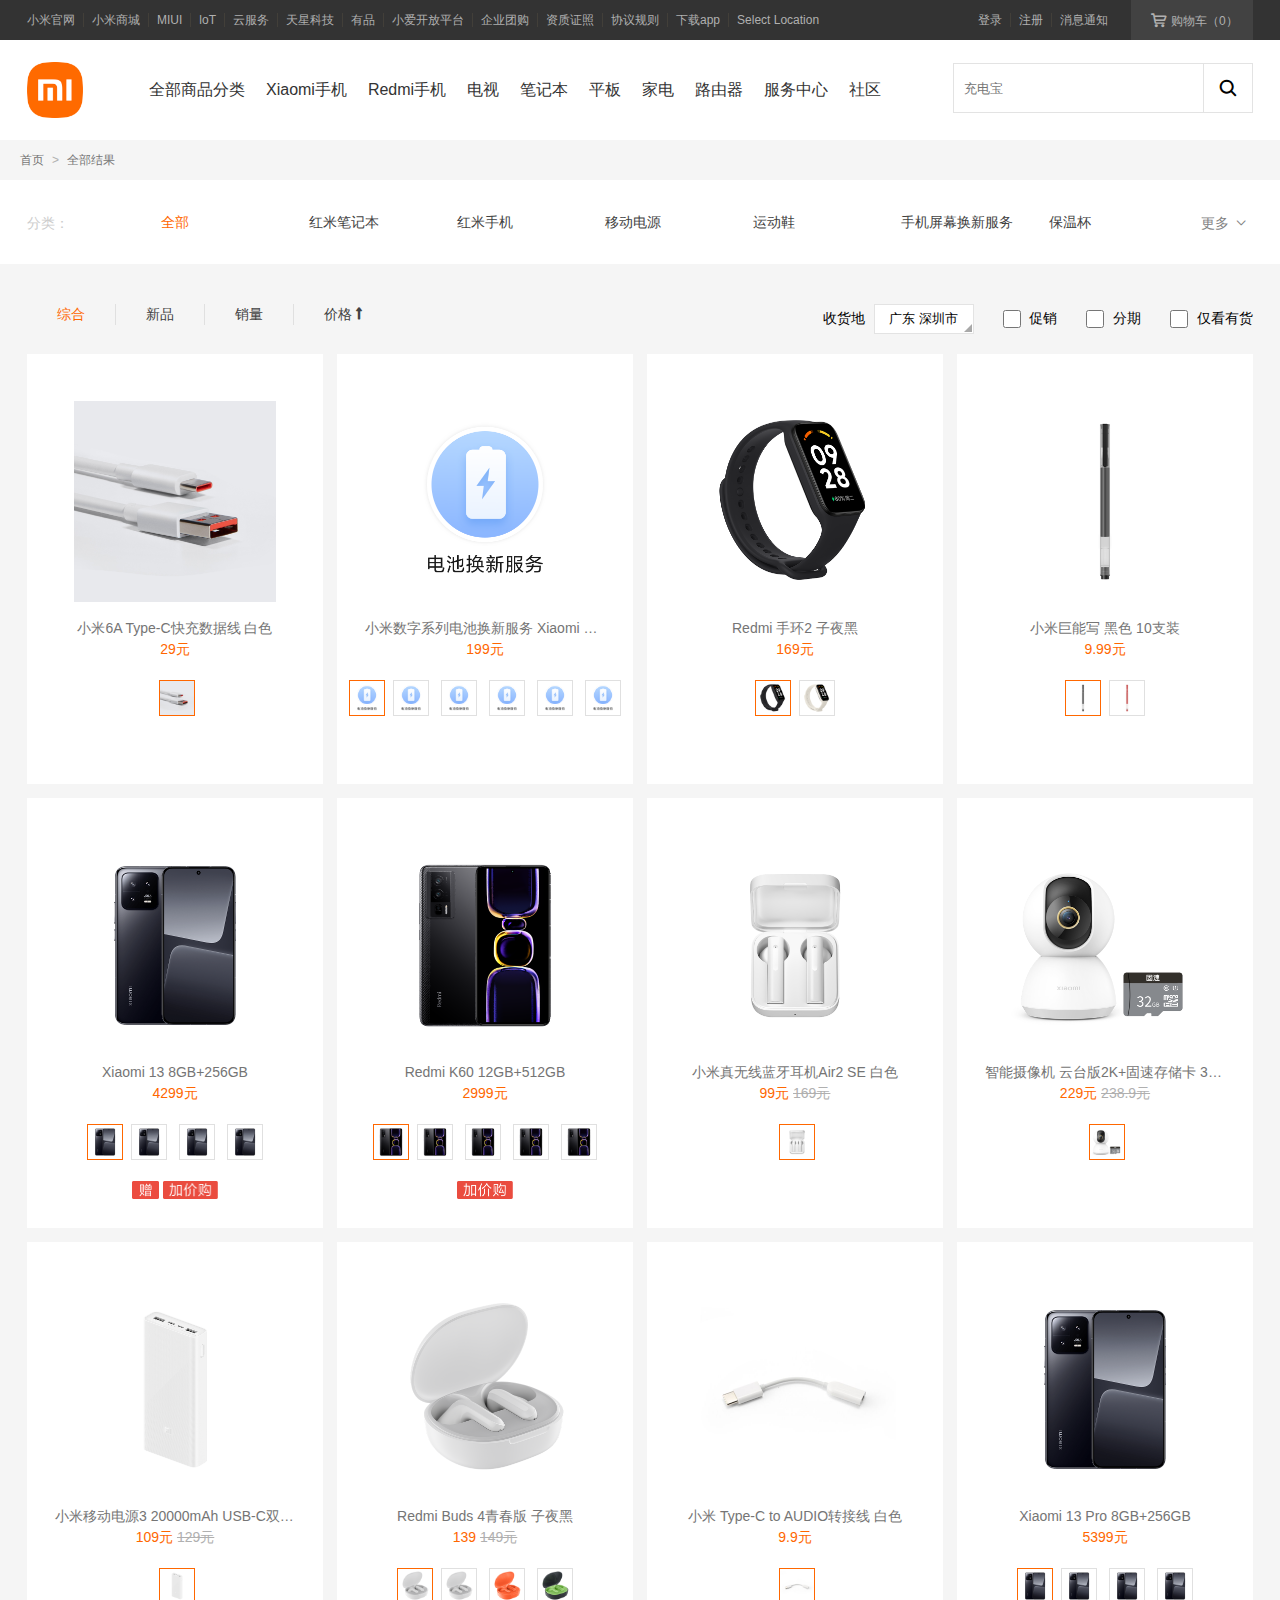
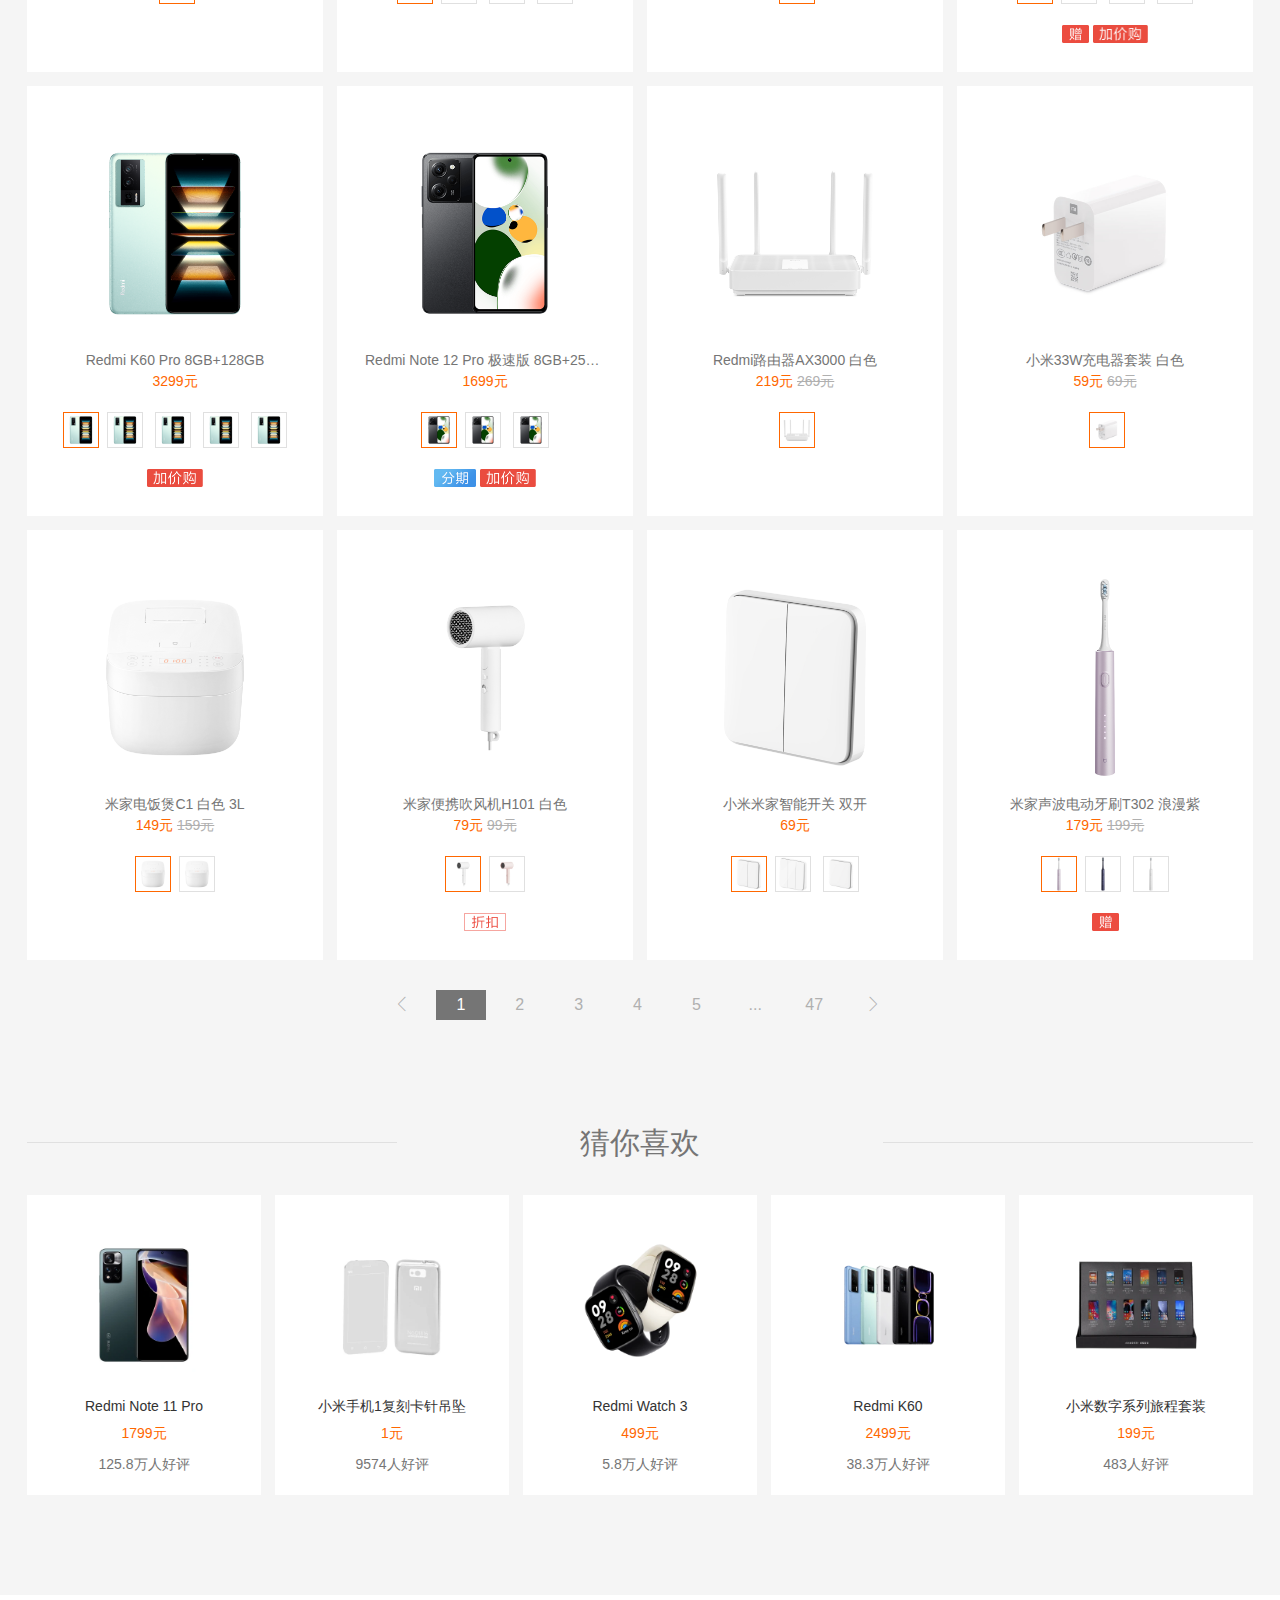
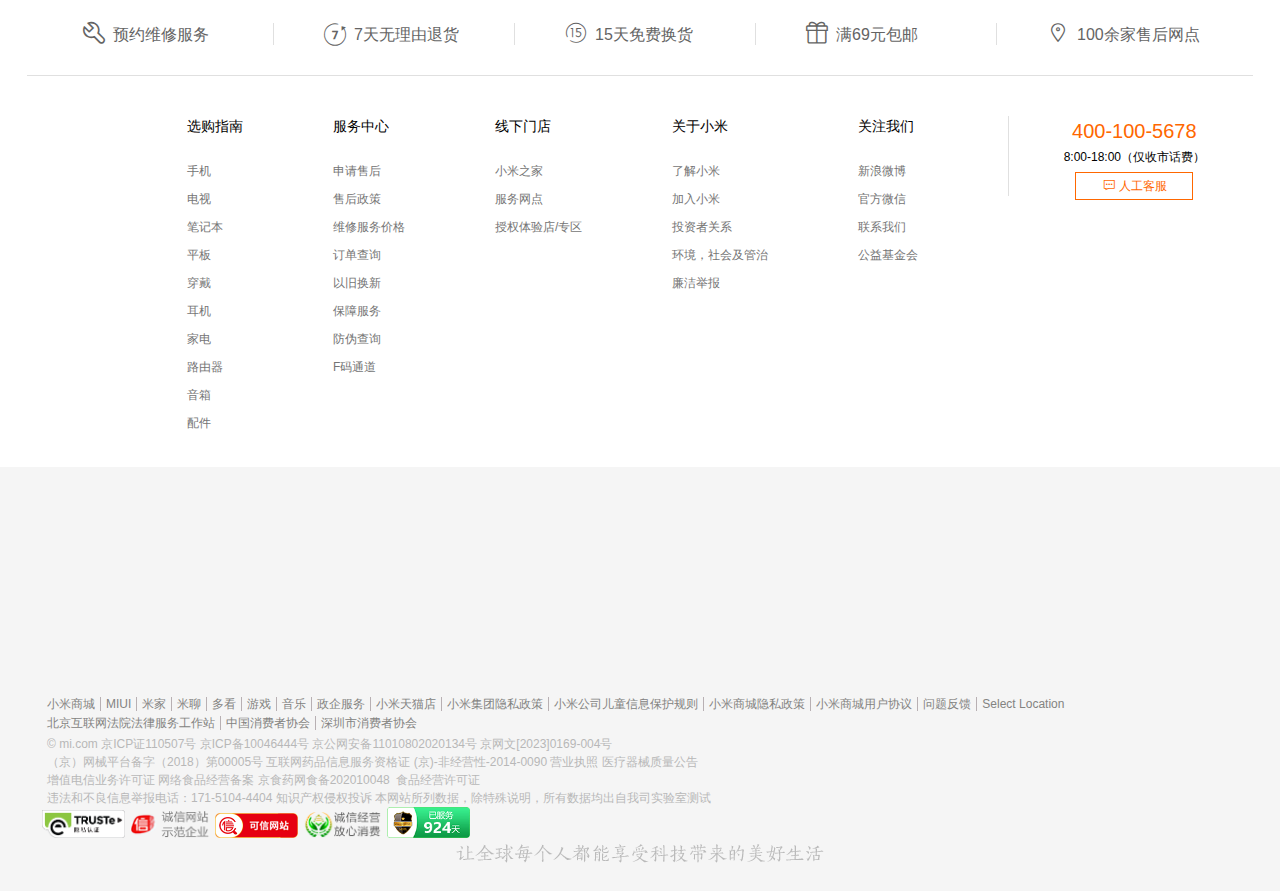
<file: list.html>
<!DOCTYPE html>
<html lang="en">

<head>
    <meta charset="UTF-8">
    <meta http-equiv="X-UA-Compatible" content="IE=edge">
    <meta name="viewport" content="width=device-width, initial-scale=1.0">
    <title>所有商品-小米商城</title>
    <meta name="description" content="所有产品-小米商城">
    <meta name="keywords" content="所有产品-小米商城">
    <link rel="shortcut icon" href="favicon.ico">
    <link rel="stylesheet" href="css/base.css">
    <link rel="stylesheet" href="css/common.css">
    <link rel="stylesheet" href="css/list.css">
</head>

<body>
    <!-- 头部导航栏区域 -->
    <div class="head-nav">
        <div class="w">
            <nav>
                <ul>
                    <li><a href="#">小米官网</a></li>
                    <li><a href="index.html">小米商城</a></li>
                    <li><a href="#">MIUI</a></li>
                    <li><a href="#">loT</a></li>
                    <li><a href="#">云服务</a></li>
                    <li><a href="#">天星科技</a></li>
                    <li><a href="#">有品</a></li>
                    <li><a href="#">小爱开放平台</a></li>
                    <li><a href="#">企业团购</a></li>
                    <li><a href="#">资质证照</a></li>
                    <li><a href="#">协议规则</a></li>
                    <li><a href="#">下载app</a></li>
                    <li><a href="#">Select Location</a></li>
                    <li><a href="#">登录</a></li>
                    <li><a href="#">注册</a></li>
                    <li><a href="#">消息通知</a></li>
                </ul>
            </nav>
            <div class="cart-box">购物车（0）</div>
        </div>
    </div>
    <!-- 头部区域 -->
    <header>
        <div class="w">
            <div class="logo">
                <h1>
                    <a href="index.html" title="小米官网">小米官网</a>
                </h1>
            </div>
            <nav>
                <ul>
                    <li>全部商品分类
                        <!-- 侧边栏区域 -->
                        <aside>
                            <ul>
                                <li>手机</li>
                                <li>电视</li>
                                <li>家电</li>
                                <li>笔记本平板</li>
                                <li>出行 穿戴</li>
                                <li>耳机 音箱</li>
                                <li>健康 儿童</li>
                                <li>生活箱包</li>
                                <li>电源 配件</li>
                            </ul>
                        </aside>
                    </li>
                    <li>Xiaomi手机
                        <ul class="pull-down-box">
                            <li><a href="#">
                                    <img src="upload/xiaomi13-red.webp" alt="">
                                    <h4>Xiaomi 13 限量定制色</h4>
                                    <span class="price">4999元</span>
                                </a></li>
                            <li><a href="#">
                                    <img src="upload/xiaomi13-green.webp" alt="">
                                    <h4>Xiaomi 13 Pro</h4>
                                    <span class="price">4999元起</span>
                                </a></li>
                            <li><a href="#">
                                    <img src="upload/xiaomi13-blue.webp" alt="">
                                    <h4>Xiaomi 13</h4>
                                    <span class="price">3999元元</span>
                                </a></li>
                            <li><a href="#">
                                    <img src="upload/xiaomi cv2.webp" alt="">
                                    <h4>Xiaomi Civi 2</h4>
                                    <span class="price">2299元起</span>
                                </a></li>
                            <li><a href="#">
                                    <img src="upload/xiaomi-MIX.webp" alt="">
                                    <h4>Xiaomi MIX Fold 2</h4>
                                    <span class="price">8999元起</span>
                                </a></li>
                            <li><a href="#">
                                    <img src="upload/xiaomi12su.webp" alt="">
                                    <h4>Xiaomi 12S Ultra</h4>
                                    <span class="price">4999元</span>
                                </a></li>
                        </ul>
                    </li>
                    <li>Redmi手机</li>
                    <li>电视</li>
                    <li>笔记本</li>
                    <li>平板</li>
                    <li>家电</li>
                    <li>路由器</li>
                    <li>服务中心</li>
                    <li>社区</li>
                </ul>
            </nav>
            <div class="search-box">
                <input type="search" name="" id="" placeholder="充电宝">
                <button class="iconfont">&#xe8d6;</button>
                <div class="search-down">
                    <ul>
                        <li><a href="#">全部商品</a></li>
                        <li><a href="#">小米平板5</a></li>
                        <li><a href="#">冰箱</a></li>
                        <li><a href="#">手机</a></li>
                        <li><a href="#">洗衣机</a></li>
                        <li><a href="#">耳机</a></li>
                        <li><a href="#">笔记本</a></li>
                        <li><a href="#">电视</a></li>
                    </ul>
                </div>
            </div>
        </div>
    </header>
    <!-- 首页 > 全部结果 模块 -->
    <section class=""><a href="#">首页</a><span>></span><a href="#">全部结果</a></section>
    <!-- 分类模块 -->
    <div class="classify">
        <div class="w">
            <span class="title">分类：</span>
            <div class="content">
                <ul>
                    <li><a href="#">全部</a></li>
                    <li><a href="#">红米笔记本</a></li>
                    <li><a href="#">红米手机</a></li>
                    <li><a href="#">移动电源</a></li>
                    <li><a href="#">运动鞋</a></li>
                    <li><a href="#">手机屏幕换新服务</a></li>
                    <li><a href="#">保温杯</a></li>
                    <li><a href="#">手机壳套</a></li>
                    <li><a href="#">游戏外设</a></li>
                    <li><a href="#">智能监控</a></li>
                    <li><a href="#">手机装裱服务</a></li>
                    <li><a href="#">小爱音箱</a></li>
                    <li><a href="#">手机主板维修服务</a></li>
                    <li><a href="#">空调</a></li>
                    <li><a href="#">红米电视</a></li>
                    <li><a href="#">智能家居</a></li>
                    <li><a href="#">充电器</a></li>
                    <li><a href="#">冰箱</a></li>
                    <li><a href="#">卫衣</a></li>
                    <li><a href="#">智能门锁</a></li>
                    <li><a href="#">书包</a></li>
                    <li><a href="#">毛巾</a></li>
                    <li><a href="#">小米笔记本</a></li>
                    <li><a href="#">路由器</a></li>
                    <li><a href="#">T恤短袖</a></li>
                    <li><a href="#">有品商品</a></li>
                    <li><a href="#">智能手表</a></li>
                    <li><a href="#">入耳式耳机</a></li>
                    <li><a href="#">电吹风</a></li>
                    <li><a href="#">净水器</a></li>
                    <li><a href="#">小米电视</a></li>
                    <li><a href="#">电动牙刷</a></li>
                    <li><a href="#">吸顶灯</a></li>
                    <li><a href="#">洗衣机</a></li>
                    <li><a href="#">小米手机</a></li>
                    <li><a href="#">电池更换服务</a></li>
                    <li><a href="#">空气净化器</a></li>
                    <li><a href="#">手机后壳换新服务</a></li>
                    <li><a href="#">剃须刀</a></li>
                    <li><a href="#">电视安装服务</a></li>
                    <li><a href="#">打印机</a></li>
                    <li><a href="#">智能手环</a></li>
                    <li><a href="#">Redmi 平板</a></li>
                </ul>
            </div>
            <span class="more">更多</span>
        </div>
    </div>
    <!-- 商品模块 -->
    <div class="w">
        <!-- 商品头部模块 -->
        <div class="goods-box-header clearfix">
            <div class="left">
                <ul>
                    <li>综合</li>
                    <li>新品</li>
                    <li>销量</li>
                    <li>价格</li>
                </ul>
            </div>
            <div class="right">
                <span class="address">收货地 <button>广东 深圳市</button><i></i>
                    <div class="address-box">
                        <input type="search" name="" id="" placeholder="输入街道、乡镇、小区或商圈名称">
                        <div class="manual">手动选择地址 &gt;</div>
                        <div class="my-address">我的收货地址</div>
                        <div class="now-login">现在<a href="#">登录</a>，可根据收获地址快速定位</div>
                    </div></span>
                <input type="checkbox" name="" id=""> 促销
                <input type="checkbox" name="" id=""> 分期
                <input type="checkbox" name="" id=""> 仅看有货
            </div>
        </div>
        <!-- 商品主体内容模块 -->
        <article class="clearfix">
            <ul>
                <li><a href="#"><img src="upload/数据线.jpg" alt="">
                        <h4>小米6A Type-C快充数据线 白色</h4>
                        <span class="price">29元</span>
                        <div class="img-box"><img src="upload/数据线.jpg" alt=""></div>
                    </a></li>
                <li><a href="#"><img src="upload/电池换新.png" alt="">
                        <h4>小米数字系列电池换新服务 Xiaomi 12S Pro 电池换新服务</h4>
                        <span class="price">199元</span>
                        <div class="img-box">
                            <img src="upload/电池换新.png" alt="">
                            <img src="upload/电池换新.png" alt="">
                            <img src="upload/电池换新.png" alt="">
                            <img src="upload/电池换新.png" alt="">
                            <img src="upload/电池换新.png" alt="">
                            <img src="upload/电池换新.png" alt="">
                        </div>
                    </a></li>
                <li><a href="#"><img src="upload/Redmi 手环.png" alt="">
                        <h4>Redmi 手环2 子夜黑</h4>
                        <span class="price">169元</span>
                        <div class="img-box">
                            <img src="upload/Redmi 手环.png" alt="">
                            <img src="upload/手环白.png" alt="">
                        </div>
                    </a></li>
                <li><a href="#"><img src="upload/小米巨能写.jpg" alt="">
                        <h4>小米巨能写 黑色 10支装</h4>
                        <span class="price">9.99元</span>
                        <div class="img-box">
                            <img src="upload/小米巨能写.jpg" alt="">
                            <img src="upload/巨能写 红.jpg" alt="">
                        </div>
                    </a></li>
                <li><a href="#"><img src="upload/Xiaomi 13.png" alt="">
                        <h4>Xiaomi 13 8GB+256GB</h4>
                        <span class="price">4299元</span>
                        <div class="img-box">
                            <img src="upload/Xiaomi 13.png" alt="">
                            <img src="upload/Xiaomi 13.png" alt="">
                            <img src="upload/Xiaomi 13.png" alt="">
                            <img src="upload/Xiaomi 13.png" alt="">
                        </div>
                        <div class="discount">
                            <img src="upload/贈.png" alt="">
                            <img src="upload/加价购.png" alt="">
                        </div>
                    </a></li>
                <li><a href="#"><img src="upload/Redmi K60.png" alt="">
                        <h4>Redmi K60 12GB+512GB</h4>
                        <span class="price">2999元</span>
                        <div class="img-box">
                            <img src="upload/Redmi K60.png" alt="">
                            <img src="upload/Redmi K60.png" alt="">
                            <img src="upload/Redmi K60.png" alt="">
                            <img src="upload/Redmi K60.png" alt="">
                            <img src="upload/Redmi K60.png" alt="">
                        </div>
                        <div class="discount">
                            <img src="upload/加价购.png" alt="">
                        </div>
                    </a></li>
                <li><a href="#"><img src="upload/小米真无线蓝牙耳机Air2.png" alt="">
                        <h4>小米真无线蓝牙耳机Air2 SE 白色</h4>
                        <span class="price">99元</span>
                        <span class="old-price">169元</span>
                        <div class="img-box">
                            <img src="upload/小米真无线蓝牙耳机Air2.png" alt="">
                        </div>
                    </a></li>
                <li><a href="#"><img src="upload/摄像机.png" alt="">
                        <h4>智能摄像机 云台版2K+固速存储卡 32GB</h4>
                        <span class="price">229元</span>
                        <span class="old-price">238.9元</span>
                        <div class="img-box">
                            <img src="upload/摄像机.png" alt="">
                        </div>
                    </a></li>
                <li><a href="#"><img src="upload/充电宝.jpg" alt="">
                        <h4>小米移动电源3 20000mAh USB-C双向快充版 白色</h4>
                        <span class="price">109元</span>
                        <span class="old-price">129元</span>
                        <div class="img-box">
                            <img src="upload/充电宝.jpg" alt="">
                        </div>
                    </a></li>
                <li><a href="#"><img src="upload/Redmi Buds 4青春版.png" alt="">
                        <h4>Redmi Buds 4青春版 子夜黑</h4>
                        <span class="price">139</span>
                        <span class="old-price">149元</span>
                        <div class="img-box">
                            <img src="upload/Redmi Buds 4青春版.png" alt="">
                            <img src="upload/Redmi Buds 4青春版 白.png" alt="">
                            <img src="upload/Redmi Buds 4青春版 橙.png" alt="">
                            <img src="upload/Redmi Buds 4青春版 绿.png" alt="">
                        </div>
                    </a></li>
                <li><a href="#"><img src="upload/转接线.jpg" alt="">
                        <h4>小米 Type-C to AUDIO转接线 白色</h4>
                        <span class="price">9.9元</span>
                        <div class="img-box">
                            <img src="upload/转接线.jpg" alt="">
                        </div>
                    </a></li>
                <li><a href="#"><img src="upload/Xiaomi 13.png" alt="">
                        <h4>Xiaomi 13 Pro 8GB+256GB</h4>
                        <span class="price">5399元</span>
                        <div class="img-box">
                            <img src="upload/Xiaomi 13.png" alt="">
                            <img src="upload/Xiaomi 13.png" alt="">
                            <img src="upload/Xiaomi 13.png" alt="">
                            <img src="upload/Xiaomi 13.png" alt="">
                        </div>
                        <div class="discount">
                            <img src="upload/贈.png" alt="">
                            <img src="upload/加价购.png" alt="">
                        </div>
                    </a></li>
                <li><a href="#"><img src="upload/Redmi K60 Pro.png" alt="">
                        <h4>Redmi K60 Pro 8GB+128GB</h4>
                        <span class="price">3299元</span>
                        <div class="img-box">
                            <img src="upload/Redmi K60 Pro.png" alt="">
                            <img src="upload/Redmi K60 Pro.png" alt="">
                            <img src="upload/Redmi K60 Pro.png" alt="">
                            <img src="upload/Redmi K60 Pro.png" alt="">
                            <img src="upload/Redmi K60 Pro.png" alt="">
                        </div>
                        <div class="discount">
                            <img src="upload/加价购.png" alt="">
                        </div>
                    </a></li>
                <li><a href="#"><img src="upload/Redmi Note 12 Pro.png" alt="">
                        <h4>Redmi Note 12 Pro 极速版 8GB+256GB</h4>
                        <span class="price">1699元</span>
                        <div class="img-box">
                            <img src="upload/Redmi Note 12 Pro.png" alt="">
                            <img src="upload/Redmi Note 12 Pro.png" alt="">
                            <img src="upload/Redmi Note 12 Pro.png" alt="">
                        </div>
                        <div class="discount">
                            <img src="upload/分期.png" alt="">
                            <img src="upload/加价购.png" alt="">
                        </div>
                    </a></li>
                <li><a href="#"><img src="upload/路由器.jpg" alt="">
                        <h4>Redmi路由器AX3000 白色</h4>
                        <span class="price">219元</span>
                        <span class="old-price">269元</span>
                        <div class="img-box">
                            <img src="upload/路由器.jpg" alt="">
                        </div>
                    </a></li>
                <li><a href="#"><img src="upload/充电头.jpg" alt="">
                        <h4>小米33W充电器套装 白色</h4>
                        <span class="price">59元</span>
                        <span class="old-price">69元</span>
                        <div class="img-box">
                            <img src="upload/充电头.jpg" alt="">
                        </div>
                    </a></li>
                <li><a href="#"><img src="upload/电饭煲.jpg" alt="">
                        <h4>米家电饭煲C1 白色 3L</h4>
                        <span class="price">149元</span>
                        <span class="old-price">159元</span>
                        <div class="img-box">
                            <img src="upload/电饭煲.jpg" alt="">
                            <img src="upload/电饭煲.jpg" alt="">
                        </div>
                    </a></li>
                <li><a href="#"><img src="upload/吹风机.png" alt="">
                        <h4>米家便携吹风机H101 白色</h4>
                        <span class="price">79元</span>
                        <span class="old-price">99元</span>
                        <div class="img-box">
                            <img src="upload/吹风机.png" alt="">
                            <img src="upload/吹风机 粉.png" alt="">
                        </div>
                        <div class="discount">
                            <img src="upload/折扣.png" alt="">
                        </div>
                    </a></li>
                <li><a href="#"><img src="upload/开关.jpg" alt="">
                        <h4>小米米家智能开关 双开</h4>
                        <span class="price">69元</span>
                        <div class="img-box">
                            <img src="upload/开关.jpg" alt="">
                            <img src="upload/开关 三.jpg" alt="">
                            <img src="upload/开关 单.png" alt="">
                        </div>
                    </a></li>
                <li><a href="#"><img src="upload/电动牙刷.png" alt="">
                        <h4>米家声波电动牙刷T302 浪漫紫</h4>
                        <span class="price">179元</span>
                        <span class="old-price">199元</span>
                        <div class="img-box">
                            <img src="upload/电动牙刷.png" alt="">
                            <img src="upload/电动牙刷 蓝.png" alt="">
                            <img src="upload/电动牙刷 银.png" alt="">
                        </div>
                        <div class="discount">
                            <img src="upload/贈.png" alt="">
                        </div>
                    </a></li>
            </ul>
        </article>
        <!-- 底部页数区域 -->
        <div class="page">
            <a href="#" class="iconfont">&#xe660;</a>
            <a href="#">1</a>
            <a href="#">2</a>
            <a href="#">3</a>
            <a href="#">4</a>
            <a href="#">5</a>
            <span>...</span>
            <a href="#">47</a>
            <a href="#" class="iconfont">&#xe65f;</a>
        </div>
    </div>
    <!-- 猜你喜欢模块 -->
    <div class="like-box w">
        <h2>猜你喜欢</h2>
        <div class="like clearfix">
            <ul>
                <li><a href="#">
                        <img src="upload/Redmi Note 11 Pro.webp" alt="">
                        <h4>Redmi Note 11 Pro</h4>
                        <span class="price">1799元</span>
                        <span class="comment">125.8万人好评</span>
                        <button>加入购物车</button>
                    </a></li>
                <li><a href="#"><img src="upload/吊坠.webp" alt="">
                        <h4>小米手机1复刻卡针吊坠</h4>
                        <span class="price">1元</span>
                        <span class="comment">9574人好评</span>
                        <button>加入购物车</button>
                    </a></li>
                <li><a href="#"><img src="upload/Redmi Watch 3.webp" alt="">
                        <h4>Redmi Watch 3</h4>
                        <span class="price">499元</span>
                        <span class="comment">5.8万人好评</span>
                        <button>加入购物车</button>
                    </a></li>
                <li><a href="#"><img src="upload/Redmi-k60.webp" alt="">
                        <h4>Redmi K60</h4>
                        <span class="price">2499元</span>
                        <span class="comment">38.3万人好评</span>
                        <button>加入购物车</button>
                    </a></li>
                <li><a href="#"><img src="upload/数字系列.webp" alt="">
                        <h4>小米数字系列旅程套装</h4>
                        <span class="price">199元</span>
                        <span class="comment">483人好评</span>
                        <button>加入购物车</button>
                    </a></li>
            </ul>
        </div>
    </div>
    <!-- 底部区域 -->
    <footer>
        <div class="w">
            <div class="foot-head">
                <ul>
                    <li><a href="#"><i class="iconfont">&#xe715;</i>预约维修服务</a></li>
                    <li><a href="#"><i class="iconfont">&#xe64c;</i>7天无理由退货</a></li>
                    <li><a href="#"><i class="iconfont">&#xe605;</i>15天免费换货</a></li>
                    <li><a href="#"><i class="iconfont">&#xe67c;</i>满69元包邮</a></li>
                    <li><a href="#"><i class="iconfont">&#xe649;</i>100余家售后网点</a></li>
                </ul>
            </div>
            <div class="foot-main">
                <dl>
                    <dt>选购指南</dt>
                    <dd><a href="#">手机</a></dd>
                    <dd><a href="#">电视</a></dd>
                    <dd><a href="#">笔记本</a></dd>
                    <dd><a href="#">平板</a></dd>
                    <dd><a href="#">穿戴</a></dd>
                    <dd><a href="#">耳机</a></dd>
                    <dd><a href="#">家电</a></dd>
                    <dd><a href="#">路由器</a></dd>
                    <dd><a href="#">音箱</a></dd>
                    <dd><a href="#">配件</a></dd>
                </dl>
                <dl>
                    <dt>服务中心</dt>
                    <dd><a href="#">申请售后</a></dd>
                    <dd><a href="#">售后政策</a></dd>
                    <dd><a href="#">维修服务价格</a></dd>
                    <dd><a href="#">订单查询</a></dd>
                    <dd><a href="#">以旧换新</a></dd>
                    <dd><a href="#">保障服务</a></dd>
                    <dd><a href="#">防伪查询</a></dd>
                    <dd><a href="#">F码通道</a></dd>
                </dl>
                <dl>
                    <dt>线下门店</dt>
                    <dd><a href="#">小米之家</a></dd>
                    <dd><a href="#">服务网点</a></dd>
                    <dd><a href="#">授权体验店/专区</a></dd>
                </dl>
                <dl>
                    <dt>关于小米</dt>
                    <dd><a href="#">了解小米</a></dd>
                    <dd><a href="#">加入小米</a></dd>
                    <dd><a href="#">投资者关系</a></dd>
                    <dd><a href="#">环境，社会及管治</a></dd>
                    <dd><a href="#">廉洁举报</a></dd>
                </dl>
                <dl>
                    <dt>关注我们</dt>
                    <dd><a href="#">新浪微博</a></dd>
                    <dd><a href="#">官方微信</a></dd>
                    <dd><a href="#">联系我们</a></dd>
                    <dd><a href="#">公益基金会</a></dd>
                </dl>
            </div>
        </div>
        <!-- 人工客服区域 -->
        <div class="contact-box">
            <span>400-100-5678</span>
            <em>8:00-18:00（仅收市话费）</em><br>
            <button>人工客服</button>
        </div>
    </footer>
    <!-- 底部网站信息模块 -->
    <div class="w clearfix">
        <div class="logo" style="height: 200px"></div>
        <div class="site-info">
            <ul class="clearfix">
                <li><a href="#">小米商城</a></li>
                <li><a href="#">MIUI</a></li>
                <li><a href="#">米家</a></li>
                <li><a href="#">米聊</a></li>
                <li><a href="#">多看</a></li>
                <li><a href="#">游戏</a></li>
                <li><a href="#">音乐</a></li>
                <li><a href="#">政企服务</a></li>
                <li><a href="#">小米天猫店</a></li>
                <li><a href="#">小米集团隐私政策</a></li>
                <li><a href="#">小米公司儿童信息保护规则</a></li>
                <li><a href="#">小米商城隐私政策</a></li>
                <li><a href="#">小米商城用户协议</a></li>
                <li><a href="#">问题反馈</a></li>
                <li><a href="#">Select Location</a></li>
                <li><a href="#">北京互联网法院法律服务工作站</a></li>
                <li><a href="#">中国消费者协会</a></li>
                <li><a href="#">深圳市消费者协会</a></li>
            </ul>
            <p>© <a href="#">mi.com</a> 京ICP证110507号 <a href="#">京ICP备10046444号</a> <a href="#">京公网安备11010802020134号</a>
                <a href="#">京网文[2023]0169-004号</a>
            </p>
            <p><a href="#">（京）网械平台备字（2018）第00005号</a> <a href="#">互联网药品信息服务资格证 (京)-非经营性-2014-0090</a> <a
                    href="#">营业执照</a> <a href="#">医疗器械质量公告</a></p>
            <p><a href="#">增值电信业务许可证</a> 网络食品经营备案 京食药网食备202010048&nbsp;&nbsp;<a href="#">食品经营许可证</a></p>
            <p>违法和不良信息举报电话：171-5104-4404 <a href="#">知识产权侵权投诉</a> 本网站所列数据，除特殊说明，所有数据均出自我司实验室测试</p>
            <div class="info-img">
                <a href="#"><img src="images/truste.png" alt=""></a>
                <a href="#"><img src="images/v-logo-2.png" alt=""></a>
                <a href="#"><img src="images/icon3.png" alt=""></a>
                <a href="#"><img src="images/诚信.png" alt=""></a>
                <a href="#"><img src="images/安全.png" alt=""></a>
            </div>
        </div>
    </div>
    <!-- 底部标题 -->
    <h3 class="w"><img src="images/slogan2020.png" alt=""></h3>
</body>

</html>
</file>
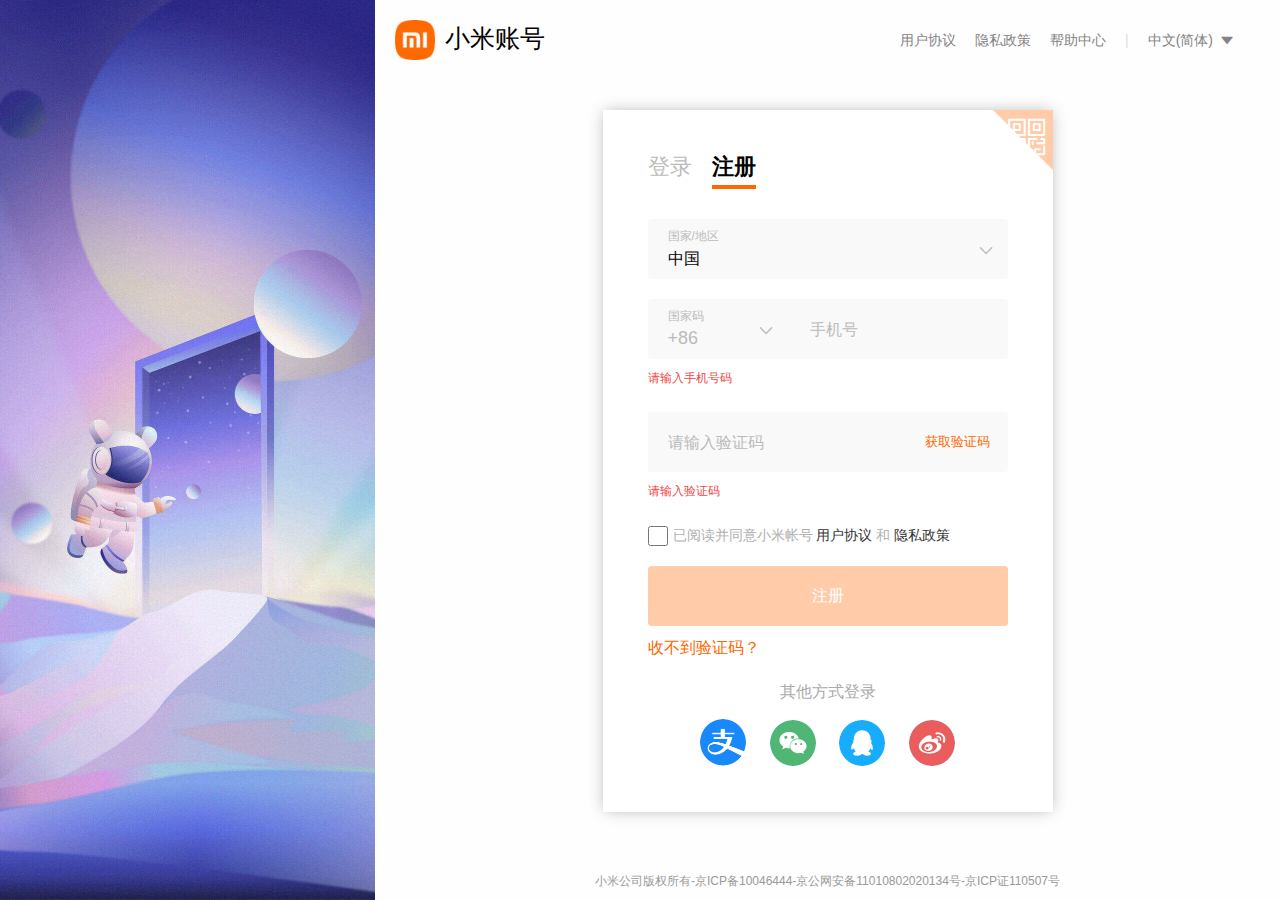
<file: register.html>
<!DOCTYPE html>
<html lang="en">

<head>
    <meta charset="UTF-8">
    <meta http-equiv="X-UA-Compatible" content="IE=edge">
    <meta name="viewport" content="width=device-width, initial-scale=1.0">
    <title>小米账号 - 注册</title>
    <link rel="stylesheet" href="css/base.css">
    <link rel="stylesheet" href="css/register.css">
    <link rel="shortcut icon" href="favicon.ico" type="image/x-icon">
</head>

<body>
    <!-- 左侧背景图片模块 -->
    <div class="left"></div>
    <!-- 右侧注册内容模块 -->
    <div class="right">
        <!-- 头部区域 -->
        <header>
            <!-- logo区域 -->
            <div class="logo"><a href="index.html" title="小米官网">小米官网</a>
            </div>
            <strong>小米账号</strong>
            <!-- 头部右侧区域 -->
            <nav>
                <ul>
                    <li><a href="#">用户协议</a></li>
                    <li><a href="#">隐私政策</a></li>
                    <li><a href="#">帮助中心</a></li>
                    <li>|</li>
                    <li>中文(简体)</li>
                </ul>
            </nav>
        </header>
        <!-- 主体区域 -->
        <article>
            <nav class="clearfix">
                <ul>
                    <li><a href="#">登录</a></li>
                    <li class="select"><a href="#">注册</a></li>
                </ul>
            </nav>
            <form action="">
                <div class="area-box">
                    <span>中国</span>
                </div>
                <div class="phone clearfix">
                    <div class="code">
                        <span>+86</span>
                    </div>
                    <input type="tel">
                    <span>手机号</span>
                </div>
                <p class="tips">请输入手机号码</p>
                <div class="verify">
                    <input type="text">
                    <span>请输入验证码</span>
                    <button>获取验证码</button>
                </div>
                <p class="tips">请输入验证码</p>
                <div class="box">
                    <input type="checkbox">已阅读并同意小米帐号 <a href="#">用户协议</a> 和 <a href="#">隐私政策</a>
                </div>
                <button class="register-btn">注册</button>
                <div class="no-code">
                    <a href="#">收不到验证码？</a>
                </div>
            </form>
            <div class="other">
                <h4>其他方式登录</h4>
                <span><img src="images/zfb.png" alt=""></span>
                <span><img src="images/wx.png" alt=""></span>
                <span><img src="images/qq.png" alt=""></span>
                <span><img src="images/wb.png" alt=""></span>
            </div>
            <!-- 二维码区域 -->
            <i>
                <span>扫码登录</span>
            </i>
        </article>
        <footer>
            小米公司版权所有-京ICP备10046444-京公网安备11010802020134号-京ICP证110507号
        </footer>
    </div>
</body>

</html>
</file>
<file: css/base.css>
* {
	margin: 0;
	padding: 0;
}


@font-face {
    font-family: 'iconfont';
    src: url('../font/iconfont.woff2?t=1677925824980') format('woff2'),
        url('../font/iconfont.woff?t=1677925824980') format('woff'),
        url('../font/iconfont.ttf?t=1677925824980') format('truetype');
}

.iconfont {
    font-family: "iconfont" !important;
    font-size: 16px;
    font-style: normal;
    -webkit-font-smoothing: antialiased;
    -moz-osx-font-smoothing: grayscale;
}

ul li,
ol li {
	list-style: none;
}

input,
button {
	outline: none;
	border: none;
}

a {
	text-decoration: none;
}

.clearfix::before,
.clearfix::after {
	content: "";
	height: 0;
	line-height: 0;
	display: block;
	visibility: hidden;
}

.clearfix::after {
	clear: both;
}
</file>
<file: css/common.css>
html {
    scroll-behavior: smooth;
}

body {
    background-color: #f5f5f5;
    font: 14px/1.5 Helvetica Neue,Helvetica,Arial,Microsoft Yahei,Hiragino Sans GB,Heiti SC,WenQuanYi Micro Hei,sans-serif;
}
@font-face {
    font-family: 'iconfont';
    src: url('../font/iconfont.woff2?t=1677925824980') format('woff2'),
        url('../font/iconfont.woff?t=1677925824980') format('woff'),
        url('../font/iconfont.ttf?t=1677925824980') format('truetype');
}

.iconfont {
    font-family: "iconfont" !important;
    font-size: 16px;
    font-style: normal;
    -webkit-font-smoothing: antialiased;
    -moz-osx-font-smoothing: grayscale;
}

/* 版心 */
.w {
    width: 1226px;
    margin: 0 auto;
}

/* 头部导航栏区域样式 */
.head-nav {
    height: 40px;
    background-color: #333333;
}

.head-nav nav {
    float: left;
    margin-top: 13px;
}

.head-nav nav ul li {
    float: left;
    padding: 0 8px;
    height: 14px;
    line-height: 14px;
    border-right: 1px solid #423f39;
}

.head-nav nav ul li:first-child {
    padding-left: 0;
}

.head-nav nav ul li:nth-child(13),
.head-nav nav ul li:last-child {
    /* 给最后一个孩子和第13个孩子去掉右边框 */
    border: 0;
}

.head-nav nav ul li:nth-child(13) {
    margin-right: 143px;
}

.head-nav nav ul li a {
    display: block;
    height: 12px;
    color: #b0b0b0;
    font-size: 12px;
}

.head-nav nav ul li a:hover {
    color: #fff;
}

.head-nav .cart-box {
    /* 给父盒子加相对定位 */
    position: relative;
    float: right;
    width: 122px;
    height: 40px;
    color: #b0b0b0;
    font-size: 12px;
    background-color: #424242;
    padding-top: 12px;
    padding-left: 40px;
    box-sizing: border-box;
}

.head-nav .cart-box::before {
    /* 给子盒子加绝对定位 */
    position: absolute;
    top: 8px;
    left: 20px;
    /* 字体图标必加的属性 */
    font-family: 'iconfont';
    /* 伪元素选择器必加的属性 */
    content: '\e600';
    font-size: 16px;
}

.head-nav .cart-box::after {
    /* 给子盒子加绝对定位 */
    position: absolute;
    top: 40px;
    right: 0;
    content: '';
    width: 300px;
    height: 0;
    line-height: 100px;
    text-align: center;
    color: #f5f5f5;
    background-color: #fff;
    /* 鼠标小手样式 */
    cursor: pointer;
    /* 动画过渡属性 */
    transition: all .5s;
}

.head-nav .cart-box:hover {
    background-color: #fff;
    color: #ff6700;
}

.head-nav .cart-box:hover::after {
    height: 100px;
    content: '购物车中还没有商品，赶紧选购吧！';
    color: #423f39;
}

/* 大白色背景 */
.white-bg-region {
    background-color: #fff;
    height: 770px;
}

/* 头部区域 */
header {
    background-color: #fff;
    height: 100px;
}

.logo a {
    float: left;
    width: 56px;
    height: 56px;
    margin-top: 22px;
    background: url(../images/logo-mi.png) no-repeat;
    /* 让图片的大小刚好包含整个盒子 */
    background-size: contain;
    /* 让字体不显示 */
    font-size: 0;
}

header nav {
    float: left;
    margin-left: 176px;
    height: 100px;
}

header nav>ul>li {
    position: relative;
    float: left;
    padding: 0 10px;
    height: 100px;
    padding-top: 36px;
    color: #333;
    /* 鼠标小手样式 */
    cursor: pointer;
    box-sizing: border-box;
}

header nav>ul>li:hover {
    color: #ff6700;
}

header nav>ul>li:hover .pull-down-box {
    padding-top: 30px;
    height: 220px;
    border: 1px solid #e3e3e3;
    box-shadow: 0px 0px 15px -2px rgba(0, 0, 0, .3);

}

header .search-box {
    position: relative;
    float: right;
    padding-top: 23px;
}

header .search-box input {
    float: left;
    width: 250px;
    height: 50px;
    padding-left: 10px;
    box-sizing: border-box;
    border: 1px solid #e3e3e3;
    border-right: 0;
}

header .search-box input:focus,
header .search-box input:focus~button {
    /* 文本框获得焦点后，改变边框颜色 */
    /*  ~ 获取兄弟标签 */
    border-color: #ff6700;
}

header .search-box button {
    float: left;
    width: 50px;
    height: 50px;
    font-weight: 700;
    background-color: #fff;
    box-sizing: border-box;
    border: 1px solid #e3e3e3;
    cursor: pointer;
    transition: background-color .5s, color .5s;
}

header .search-box button:hover {
    background-color: #ff6700;
    color: #fff;
    border-color: #ff6700
}

header .search-box .search-down {
    /* 隐藏盒子 */
    display: none;
    position: absolute;
    top: 72px;
    left: 0;
    width: 251px;
    height: 242px;
    font-size: 12px;
    background-color: #fff;
    border: 1px solid #ff6700;
    box-sizing: border-box;
    z-index: 99;
}

header .search-box .search-down li {
    height: 30px;
    line-height: 30px;
}

header .search-box .search-down li a {
    display: block;
    color: #333;
    padding-left: 20px;
}

header .search-box .search-down li a:hover {
    background-color: #fafafa;
}

/* 下拉菜单区域 */
.pull-down-box {
    position: absolute;
    top: 100px;
    left: -232px;
    width: 1226px;
    height: 0;
    padding-top: 0;
    padding-left: 20px;
    background-color: #fff;
    overflow: hidden;
    box-sizing: border-box;
    /* 让其显示到箭头按钮上面 */
    z-index: 99;
    transition: all .5s;
}

.pull-down-box li {
    float: left;
}

.pull-down-box li a {
    display: block;
    height: 180px;
    font-size: 12px;
    text-align: center;
}

.pull-down-box li a img {
    height: 60%;
    padding: 0 20px;
    border-right: 1px solid #e3e3e3;
}

.pull-down-box li a h4 {
    color: #333;
    font-weight: 400;
    margin-top: 10px;
    margin-bottom: 2px;
}

.pull-down-box li a span {
    color: #ff6700;
}

.pull-down-box li:last-child a img {
    border: 0;
}

/* 底部区域样式 */
footer {
    height: 472px;
    background-color: #fff;
}

/* 底部区域的头部样式 */
footer .foot-head {
    height: 80px;
    font-size: 16px;
    border-bottom: 1px solid #e0e0e0;
    padding-left: 6px;
}

footer .foot-head ul li {
    float: left;
    margin-top: 28px;
    padding: 0 20px 0 80px;
    border-right: 1px solid #e0e0e0;
}

/* 将最右边的li的右边框去掉 */
footer .foot-head ul li:last-child {
    border: 0;
}

footer .foot-head ul li a {
    /* 给父盒子加相对定位 */
    position: relative;
    display: block;
    width: 140px;
    height: 22px;
    color: #646464;
}

footer .foot-head ul li a i {
    /* 给字体图标加绝对定位 */
    position: absolute;
    top: -6px;
    left: -30px;
    padding-right: 5px;
    font-size: 22px;
}

footer .foot-main dl dd a:hover,
footer .foot-head ul li a:hover {
    color: #ff6700;
}

footer .foot-main {
    float: left;
    padding-top: 40px;
    padding-left: 160px;
}

footer .foot-main dl {
    float: left;
    margin-right: 90px;
}

footer .foot-main dl dt {
    margin-bottom: 25px;
    font-size: 14px;
}

footer .foot-main dl dd {
    margin-bottom: 10px;
    font-size: 12px;
}

footer .foot-main dl dd a {
    color: #757575;
}

/* 联系人工客服区域样式 */
.contact-box {
    float: left;
    width: 150px;
    height: 80px;
    margin-top: 40px;
    padding-left: 50px;
    text-align: center;
    border-left: 1px solid #e0e0e0;
}

.contact-box span {
    display: block;
    font-size: 20px;
    color: #ff6700;
}

.contact-box em {
    font-style: normal;
    font-size: 12px;
}

.contact-box button {
    width: 118px;
    height: 28px;
    margin-top: 5px;
    font-size: 12px;
    color: #ff6700;
    background-color: #fff;
    border: 1px solid #ff6700;
    cursor: pointer;
}

.contact-box button::before {
    font-family: 'iconfont';
    content: '\e637';
    font-size: 14px;
    padding-right: 3px;
}

.contact-box button:hover {
    background-color: #ff6700;
    color: #fff;
}

.contact-box button:hover::before {
    color: #fff;
}

/* 底部网站信息模块样式 */
.site-info {
    float: left;
    padding-top: 30px;
    padding-left: 15px;
    width: calc(100% - 56px);
    font-size: 12px;
    box-sizing: border-box;
}

.site-info ul li {
    float: left;
    height: 14px;
    line-height: 14px;
    padding-left: 5px;
    padding-right: 5px;
    margin-bottom: 5px;
    border-right: 1px solid #b8b0b3;
    cursor: text;
}

.site-info ul li:nth-child(15),
.site-info ul li:nth-child(18) {
    border: 0;
}

.site-info ul li a {
    color: #838381;
}

.site-info ul li a:hover,
.site-info p a:hover {
    color: #ff6700;
}

.site-info p {
    padding-left: 5px;
    color: #b8b8b8;
}

.site-info p a {
    color: #b8b8b8;
}

.site-info .info-img a {
    display: inline-block;
    width: 83px;
    height: 28px;
}

.site-info .info-img a img {
    width: 100%;
}

h3 {
    margin-bottom: 20px !important;
    text-align: center;
}
</file>
<file: css/index.css>
/* 大背景图片 */
.bg {
    height: 460px;
    background: url("../images/小米13.webp") no-repeat;
    background-size: contain;
}

/* 侧边栏区域 */
.bg aside {
    float: left;
    width: 234px;
    height: 460px;
    padding-top: 16px;
    font-size: 14px;
    background-color: rgba(0, 0, 0, .2);
    /* 让盒子不会超过设定的宽度 */
    box-sizing: border-box;
    color: #fff;
}

.bg aside li {
    padding: 12px 20px 12px 30px;
    cursor: pointer;
}

.bg aside li::after {
    float: right;
    /* 使用字体图标必加的属性 */
    font-family: 'iconfont';
    /* 使用伪元素必加的属性 */
    content: '\e630';
}

.bg aside li:hover {
    background-color: #ff6700;
}

/* 大背景右侧样式 */
.bg .bg-right {
    position: relative;
    float: left;
    width: calc(100% - 234px);
    height: 460px;
}

/* 左右箭头样式 */
.bg .bg-right .left-arrow,
.bg .bg-right .right-arrow {
    position: absolute;
    top: 50%;
    margin-top: -69px;
    width: 41px;
    height: 69px;
    line-height: 69px;
    color: #d9d9d9;
    font-size: 30px;
    box-sizing: border-box;
    cursor: pointer;
}

.bg .bg-right .left-arrow {
    left: 0;
    padding-left: 2px;
}

.bg .bg-right .right-arrow {
    right: 0;
    padding-left: 8px;
}

.bg .bg-right .left-arrow:hover,
.bg .bg-right .right-arrow:hover {
    background-color: #7f7f7f;
    color: #fff;
}

.bg .bg-right .round-box {
    position: absolute;
    bottom: 25px;
    right: 28px;
}

.bg .bg-right .round-box ul li {
    float: left;
    width: 10px;
    height: 10px;
    margin: 0 4px;
    border: 2px solid #b4b3b1;
    border-radius: 50%;
    box-sizing: border-box;
    background-color: rgba(0, 0, 0, .4);
}

.bg .bg-right .round-box ul li:hover {
    background-color: rgba(255, 255, 255, .4);
}
.bg .bg-right .round-box ul .select {
    background-color: rgba(255, 255, 255, .4);
}
/* 大背景下面盒子区域的样式 */
article {
    height: 170px;
    margin-top: 15px !important;
}

article>ul>li {
    /* 让盒子浮动，使其左对齐排版 */
    float: left;
    width: 316px;
    height: 170px;
    margin-right: 14px;
    transition: all .5s;
}

/* 将第一个小盒子宽度单独设置 */
article>ul>li:first-child {
    width: 234px;
}

/* 清除掉最后一个盒子的右外边距 */
article>ul>li:last-child {
    margin-right: 0;
}

article .fast {
    width: 100%;
    height: 100%;
    background-color: #5f5750;
}

article .fast li {
    position: relative;
    float: left;
    width: 76px;
    height: 82px;
    padding-top: 34px;
    padding-left: 7px;
    text-align: center;
    /* 让盒子的宽度怎么变化都不会超过设定的宽度 */
    box-sizing: border-box;
}

article .fast li a {
    display: block;
    width: 70px;
    height: 64px;
    color: #cecbc9;
    font-size: 12px;
}

article .fast li a:hover {
    color: #fff;
}

/* 图标样式 */
article .fast li a i {
    position: absolute;
    top: 20px;
    left: 7px;
    width: 70px;
    height: 24px;
    font-size: 25px;
}

/* 利用伪元素生成左边框和上边框 */
article .fast li::before,
article .fast li::after {
    position: absolute;
    content: '';
    background-color: #665e57;
}

article .fast li::before {
    top: 10px;
    left: 3px;
    width: 1px;
    height: 70px;
}

article .fast li::after {
    top: 3px;
    left: 6px;
    width: 70px;
    height: 1px;
}

/* 让图片宽度跟盒子大小一样 */
article>ul>li>a img,
.container .ct-left img {
    width: 100%;
}

.container .ct-left a:hover,
.container .ct-right ul li a:hover,
article>ul>li:hover {
    box-shadow: 0px 0px 12px 5px rgba(0, 0, 0, .2);
}

/* 横幅广告盒子样式 */
.img-box {
    height: 120px;
    margin-top: 25px;
}

.img-box img {
    width: 100%;
}

/* 主体区域样式 */
.container {
    margin-top: 25px;
}

/* 布局类似区域的头部样式 */
.container .ct-head {
    height: 58px;
    line-height: 58px;
}

/* 标题 */
.container .ct-head h4 {
    float: left;
    font-size: 22px;
    font-weight: 300;
    color: #333;
}

/* 头部右侧 */
.container .ct-head a {
    position: relative;
    float: right;
    font-size: 16px;
    color: #333;
    margin-right: 30px;
}

.container .ct-head .right-arrow::after {
    position: absolute;
    top: 18px;
    right: -28px;
    /* 使用字体图标必加的属性 */
    font-family: 'iconfont';
    /* 使用伪元素必加的属性 */
    content: '\e630';
    width: 20px;
    height: 20px;
    line-height: 20px;
    text-align: center;
    color: #fff;
    font-size: 14px;
    background-color: #b0b0b0;
    border-radius: 50%;
}

.container .ct-head a:hover {
    color: #ff6700;
}

.container .ct-head .right-arrow:hover::after {
    background-color: #ff6700;
}

/* 左侧区域样式 */
.container .ct-left {
    float: left;
    width: 234px;
    height: 614px;
}

.container .ct-left a {
    display: block;
    width: 100%;
    height: 100%;
    transition: all .5s;
}

/* 右侧区域样式 */
.container .ct-right {
    float: left;
    width: calc(100% - 234px);
    height: 614px;
}

.container .ct-right ul li {
    float: left;
    width: 234px;
    height: 300px;
    margin-left: 14px;
    background-color: #fff;
}

/* 选出前4位孩子 */
.container .ct-right ul li:nth-child(-n+4) {
    margin-bottom: 14px;
}

.container .ct-right ul li a {
    display: block;
    width: 100%;
    height: 100%;
    padding: 0 10px;
    text-align: center;
    box-sizing: border-box;
    transition: all .5s;
}

.container .ct-right ul li a img {
    width: 80%;
    margin-top: 15px;
}

.container .ct-right ul li a h4 {
    margin-top: 10px;
    color: #333;
    font-weight: 400;
    /* 先强制一行内显示文本（默认normal自动换行） */
    white-space: nowrap;
    /* 超出部分隐藏 */
    overflow: hidden;
    /* 文本用省略号替代超出的部分 */
    text-overflow: ellipsis;
}

.container .ct-right ul li a p {
    color: #b0b0b0;
    font-size: 12px;
    margin-bottom: 10px;
    /* 先强制一行内显示文本（默认normal自动换行） */
    white-space: nowrap;
    /* 超出部分隐藏 */
    overflow: hidden;
    /* 文本用省略号替代超出的部分 */
    text-overflow: ellipsis;
}

.container .ct-right ul li a .price {
    color: #ff6700;
}

/* 智能穿戴 笔记本 家电区域特有的样式 */
/* 头部右侧样式 */
.container .ct-head .head-right a {
    height: 42px;
}

.container .ct-head .head-right a:last-child {
    color: #ff6700;
    border-bottom: 2px solid #ff6700;
}

.container .ct-head .head-right a:nth-child(n+1):hover {
    color: #ff6700;
    border-bottom: 2px solid #ff6700;
}

.container .ct-head .head-right a:nth-child(n+1):hover~a:last-child {
    color: #333;
    border: 0;
}

/* 旧价格样式 */
.old-price {
    padding-left: 5px;
    color: #b0b0b0;
    text-decoration: line-through;
}

/* 最后一个li内容的样式 */
.container .ct-right ul .last {
    background-color: transparent;
}

.container .ct-right ul .last a {
    padding-top: 30px;
    width: 100%;
    height: 47%;
    background-color: #fff;
}

.container .ct-right ul .last a:last-child {
    position: relative;
    margin-top: 18px;
}

.container .ct-right ul .last a .text-box {
    float: left;
    width: 105px;
    padding-left: 20px;
    box-sizing: border-box;
    text-align: left;
}

.container .ct-right ul .last a .text-box h4 {
    margin-bottom: 5px;
}

.container .ct-right ul .last a img {
    float: right;
    width: 40%;
    margin: 0;
}

.container .ct-right ul .last a .text-box h2 {
    margin-top: 17px;
    color: #333;
    font-size: 18px;
    font-weight: 400;
}

/* 生成 查看更多 箭头样式 */
.container .ct-right ul .last a:last-child::after {
    position: absolute;
    top: 45px;
    right: 30px;
    font-family: 'iconfont';
    content: '\e65d';
    width: 40px;
    height: 40px;
    line-height: 40px;
    color: #ff6700;
    font-size: 25px;
    border: 3px solid #ff6700;
    border-radius: 50%;
}

/* 家电区域特有的样式 */
.container .ct-left ul li a {
    display: block;
    width: 100%;
    height: 300px;
    transition: all .5s;
}

.container .ct-left ul li:last-child a {
    margin-top: 14px;
}
/* 侧边固定导航栏样式 */
.fix-sidenav {
    position: fixed;
    bottom: 50px;
    left: 50%;
    padding-left: calc(405px);
    /* margin-left: 614px; */
    width: 28px;
    margin-left: 200px;
}
.fix-sidenav ul li {
    position: relative;
    height: 43px;
    line-height: 44px;
    border-bottom: 1px solid #f5f5f5;
    text-align: center;
    background-color: #fff;
}
.fix-sidenav ul li:nth-child(6) {
    display: none;
    margin-top: 20px;
}
.fix-sidenav ul li a {
    display: block;
    font-size: 20px;
    color: #999999;
}
.fix-sidenav .triangle {
    display: none;
    position: absolute;
    top: 14px;
    right: 20px;
    width: 0;
    height: 0;
    border-color: transparent transparent transparent white;
    border-width: 8px;
    border-style: solid;
}
.fix-sidenav .scan-code {
    display: none;
    position: absolute;
    top: 0;
    right: 36px;
    width: 120px;
    height: 170px;
    padding-top: 18px;
    background-color: #fff;
}
.fix-sidenav .scan-code img {
    width: 80%;
}
.fix-sidenav .scan-code p {
    padding: 0 20px;
    font-size: 14px;
    line-height: 20px;
}
.fix-sidenav .user,
.fix-sidenav .serve,
.fix-sidenav .service,
.fix-sidenav .shopcar,
.fix-sidenav .return {
    display: none;
    position: absolute;
    top: 10px;
    right: 36px;
    width: 76px;
    height: 25px;
    line-height: 25px;
    font-size: 14px;
    text-align: center;
    background-color: #fff;
}
.fix-sidenav .shopcar {
    width: 90px;
    padding-left: 7px;
    box-sizing: border-box;
}
.fix-sidenav .return {
    width: 60px;
}
.fix-sidenav ul li a:hover {
    color: #ff6700;
}
.fix-sidenav ul li a:hover .triangle,
.fix-sidenav ul li a:hover .scan-code,
.fix-sidenav ul li a:hover .user,
.fix-sidenav ul li a:hover .serve,
.fix-sidenav ul li a:hover .service,
.fix-sidenav ul li a:hover .shopcar,
.fix-sidenav ul li a:hover .return {
    display: block;
    color: #999;
}
</file>
<file: css/list.css>
header nav {
    margin-left: 54px;
}
/* 改变头部区域字体的大小 */
header nav>ul>li {
    position: relative;
    font-size: 16px;
    padding: 38px 9px 0 12px;
}
/* 鼠标移动到商品分类上面，不会改变其字体颜色 */
header nav>ul>li:first-child:hover {
    color: #333;
}
/* 鼠标移动到商品分类上面，让侧边框显示出来 */
header nav>ul>li:first-child:hover aside {
    display: block;
}
/* 鼠标移动到全部商品出现的侧边栏区域 */
header nav>ul>li aside {
    /* 先让侧边框隐藏起来 */
    display: none;
    position: absolute;
    top: 100px;
    left: -110px;
    width: 234px;
    height: 450px;
    padding-top: 25px;
    font-size: 14px;
    color: #555655;
    background-color: #fff;
    border: 1px solid #ff6700;
    /* 让盒子不会超过设定的宽度 */
    box-sizing: border-box;
}

header nav>ul>li aside li {
    padding: 12px 20px 12px 30px;
    cursor: pointer;
}

header nav>ul>li aside li::after {
    float: right;
    /* 使用字体图标必加的属性 */
    font-family: 'iconfont';
    /* 使用伪元素必加的属性 */
    content: '\e630';
}

header nav>ul>li aside li:hover {
    background-color: #ff6700;
    color: #fff;
}
/* 首页 > 全部结果 的样式 */
section {
    position: relative;
    height: 40px;
    line-height: 40px;
    padding-left: 20px;
    font-size: 12px;
}
section a {
    margin-right: 8px;
    color: #757575;
}
section a:hover {
    color: #ff6700;
}
section span {
    margin-right: 8px;
    color: #b0b0b0;
}
/* 分类模块样式 */
.classify {
    height: 84px;
    background-color: #fff;
    /* 溢出隐藏 */
    overflow: hidden;
}
.classify .title {
    float: left;
    margin-top: 33px;
    color: #ccc;
}
.classify .content {
    float: left;
    width: calc(1226px - 184px);
    margin-top: 15px;
    margin-left: 80px;
}
.classify .content ul li {
    float: left;
    width: 124px;
    height: 20px;
    padding: 17px 12px;
}
.classify .content ul li a {
    color: #424242;
}
.classify .content ul li:first-child a,
.classify .content ul li a:hover {
    color: #ff6700;
}
.classify .more {
    float: left;
    margin-top: 33px;
    margin-left: 10px;
    color: #828282;
    /* 鼠标小手样式 */
    cursor: pointer;
}
.classify .more::after {
    padding-left: 5px;
    /* 使用字体图标必加的属性 */
    font-family: 'iconfont';
    /* 使用伪元素必加的属性 */
    content: '\e64a';
}
/* 商品模块样式 */
.goods-box-header {
    position: relative;
    padding: 40px 0 20px 0;
}
/* 头部左侧样式 */
.goods-box-header .left {
    float: left;
    color: #424242;
}
.goods-box-header .left ul li {
    float: left;
    padding: 0 30px;
    border-right: 1px solid #e0e0e0;
    cursor: pointer;
}
.goods-box-header .left ul li:first-child {
    color: #ff6700;
}
.goods-box-header .left ul li:last-child {
    border: 0;
}
.goods-box-header .left ul li:last-child::after {
    font-family: 'iconfont';
    content: '\e8d8';
}
.goods-box-header .left ul li:hover {
    color: #ff6700;
}
/* 头部右侧区域样式 */
.goods-box-header .right {
    float: right;
}
.goods-box-header .right .address {
    position: relative;
    display: inline-block;
}
.goods-box-header .right button {
    width: 100px;
    height: 30px;
    margin-left: 5px;
    background-color: #fff;
    border: 1px solid #e3e3e3;
    cursor: pointer;
    transition: all .5s;
}
.goods-box-header .right button:hover {
    color: #ff6700;
}
/* 三角形样式 */
.goods-box-header .right i {
    display: inline-block;
    position: absolute;
    top: 20px;
    right: 2px;
    width: 0;
    height: 0;
    border-color: transparent #a9a9a9 transparent transparent;
    border-style: solid;
    border-width: 8px 8px 0 0;
}
/* 多选框样式 */
.goods-box-header .right input[type="checkbox"] {
    width: 18px;
    height: 18px;   
    vertical-align: middle;
    margin-left: 25px;
    margin-right: 5px;
}
/* 收货地址盒子的样式 */
.goods-box-header .right .address-box {
    display: none;
    position: absolute;
    top: 30px;
    left: -170px;
    width: 600px;
    height: 400px;
    padding-top: 35px;
    padding-left: 40px;
    background-color: #fff;
    box-shadow: 0px 0px 12px 5px rgba(0, 0, 0, .2); 
    box-sizing: border-box;
}
/* 地址搜索框样式 */
.goods-box-header .right .address-box input {
    width: calc(100% - 40px);
    height: 40px;
    padding-left: 40px;
    border: 1px solid #e0e0e0;
    transition: all .5s;
}
/* 搜索框聚焦后，改变搜索框的边框颜色 */
.goods-box-header .right .address-box input:focus {
    border-color: #ff6700;
}
/* 地址搜索图标样式 */
.goods-box-header .right .address-box::before {
    position: absolute;
    top: 35px;
    left: 40px;
    font-family: 'iconfont';
    content: '\e8d6';
    width: 40px;
    height: 40px;
    line-height: 40px;
    text-align: center;
    color: #b2b2b2;
}
/* 手动选择地址样式 */
.goods-box-header .right .manual {
    width: calc(100% - 40px);
    margin: 15px 42px 0 0;
    text-align: right;
    color: #b0b0b0;
}
.goods-box-header .right .manual:hover {
    color: #ff6700;
}
/* 我的地址样式 */
.goods-box-header .right .my-address {
    width: calc(100% - 40px);
    padding: 30px 0 20px 0;
    color: #b0b0b0;
    font-size: 16px;
}
/* 地址信息盒子样式 */
.goods-box-header .right .now-login {
    width: calc(100% - 40px);
    text-align: center;
    color: #7f7f7f;
}
/* 鼠标移动到地址按钮上，显示地址盒子模块 */
.goods-box-header .right .address:hover .address-box {
    display: block;
}
.goods-box-header .right .now-login a {
    color: #ff6700;
}
/* 商品内容主体区域样式 */
article ul li {
    float: left;
    width: 296px;
    height: 430px;
    margin: 0 14px 14px 0;
    text-align: center;
    background-color: #fff;
    box-sizing: border-box;
    transition: all .5s;
}
article ul li:nth-child(4n) {
    margin-right: 0;
}
article ul li a {
    display: block;
}
article ul li a>img {
    width: 68%;
    margin-top: 47px;
}
article ul li h4 {
    color: #757575;
    font-weight: 400;
    padding: 10px 28px 0;
    /* 先强制一行内显示文本（默认normal自动换行） */
    white-space: nowrap;
    /* 超出部分隐藏 */
    overflow: hidden;
    /* 文本用省略号替代超出的部分 */
    text-overflow: ellipsis;
}
article ul li .price {
    color: #ff6700;
}
article ul li .old-price {
    color: #b0b0b0;
    text-decoration: line-through;
}
article ul li .img-box img {
    width: 34px;
    height: 34px;
    margin: 20px 4px 15px;
    border: 1px solid #e0e0e0;
}
article ul li .img-box img:first-child {
    border-color: #ff6700;
    margin-right: 0;
}
article ul li .img-box img:hover {
    border-color: #ff6700; 
}
article ul li .discount img {
    height: 18px;
} 
article ul li:hover h4{
    color: #ff6700 ; 
}
article ul li:hover {
    box-shadow: 0px 0px 12px 5px rgba(0, 0, 0, .2); 
}
/* 底部页数区域样式 */
.page {
    text-align: center;
    margin-top: 15px;
    margin-bottom: 100px;
}   
.page a,
.page span {
    display: inline-block;
    width: 50px;
    height: 30px;
    line-height: 30px;
    font-size: 16px;
    margin-right: 5px;
    color: #b0b0b0;
}
.page a {
    transition: all .5s;
}
.page a:nth-child(2) {
    background-color: #757575;
    color: #fff;
}
.page a:hover {
    background-color: #b0b0b0;
    color: #fff;
}
/* 猜你喜欢模块样式 */
.like-box {
    margin-bottom: 100px;
}
/* 标题样式 */
.like-box h2 {
    position: relative;
    margin-bottom: 30px;
    color: #757575;
    font-weight: 400;
    font-size: 30px;
    text-align: center;
}
/* 猜你喜欢左右两条横线的共同样式 */
.like-box h2::before,
.like-box h2::after {
    position: absolute;
    top: 22px;
    content: '';
    width: 370px;
    height: 1px;
    background-color: #e0e0e0;
}
/* 猜你喜欢左边的横线 */
.like-box h2::before {
    left: 0;
}
/* 猜你喜欢右边的横线 */
.like-box h2::after {
    right: 0;
}
/* 猜你喜欢中的商品模块样式 */
.like-box .like ul li {
    position: relative;
    float: left;
    width: 234px;
    height: 300px;
    margin-right: 14px;
    padding-top: 40px;
    text-align: center;
    background-color: #fff;
    /* 让盒子宽、高不会发生变化 */
    box-sizing: border-box;
}
/* 将最右边的盒子的右边距清零 */
.like-box .like ul li:nth-child(5n) {
    margin-right: 0;
}
.like-box .like ul li a {
    display: block;
}
/* 设置图片的大小 */
.like-box .like ul li a img {
    width: 60%;
}
.like-box .like ul li a h4 {
    padding-top: 15px;
    font-weight: 400;
    color: #333333;
}
.like-box .like ul li a .price {
    display: block;
    padding-top: 6px;
    padding-bottom: 10px;
    color: #ff6700;
}
.like-box .like ul li a .comment {
    color: #767676;
}
/* 加入购物车按钮样式 */
.like-box .like ul li a button {
    position: absolute;
    bottom: 10px;
    left: 50%;
    margin-left: -60px;
    width: 120px;
    /* 将按钮高度先设为0，等鼠标经过大盒子后再给其设置高度 */
    height: 0px;
    color: #ff6700;
    font-size: 12px;
    background-color: #fff;
    /* 边框同理 */
    border: 0px solid #ff6700;
    /* 溢出隐藏 */
    overflow: hidden;
    /* 添加动画过渡效果 */
    transition: all .5s;
}
/* 经过按钮改变的样式 */
.like-box .like ul li a button:hover {
    background-color: #ff6700;
    color: #fff;
}
/* 经过大盒子，按钮改变的样式 */
.like-box .like ul li:hover button{
    height: 30px;
    border-width: 1px;
}
</file>
<file: css/register.css>
body {
    background-color: #fefefe;
    font: 14px/1.5 Helvetica Neue,Helvetica,Arial,Microsoft Yahei,Hiragino Sans GB,Heiti SC,WenQuanYi Micro Hei,sans-serif;
}
/* 左侧背景图片样式 */
.left {
    float: left;
    width: 375px;
    height: 900px;
    background: url("../images/banner.5.jpg") no-repeat;
    background-size: 100%;
}
/* 右侧注册内容样式 */
.right {
    float: left;
    width: calc(100% - 375px);
    height: 900px;
}
/* 注册内容头部样式*/
.right header {
    height: 40px;
    padding: 20px 0;
}
/* logo样式 */
.right header .logo a{
    float: left;
    width: 40px;
    height: 40px;
    margin: 0 10px 0 20px;
    background: url("../images/logo-mi.png") no-repeat;
    background-size: 100%;
    /* 让字体不显示 */
    font-size: 0;
}
.right header strong {
    float: left;
    font-size: 25px;
    font-weight: 500;
}
/* 头部右侧内容样式 */
.right header nav {
    float: right;
    height: 40px;
    line-height: 40px;
    margin-right: 28px;
}
.right header nav ul li {
    float: left;
    color: #838383;
    margin-right: 19px;
}
.right header nav ul li:nth-child(4) {
    color: #dddddd;
}
.right header nav ul li:last-child::after {
    font-family: 'iconfont';
    content: '\e6bd';
    padding-left: 8px;
    font-size: 12px;
}
.right header nav ul li a {
    display: block;
    color: #838383;
}
.right header nav ul li a:hover {
    color: #ff6700;
}
.right header nav ul li:last-child:hover {
    color: #ff6700;
    cursor: pointer;
}
/* 主体内容区域模块 */
.right article {
    position: relative;
    width: 450px;
    margin: 30px auto;
    background-color: #fff;
    box-shadow: 0px 0px 15px -2px rgba(0, 0, 0, .3);
}
/* 登录 注册模块样式 */
.right article nav ul {
    padding: 40px 0 0 45px;
}
.right article nav ul li {
    float: left;
    font-size: 22px;
    margin-right: 20px;
    padding-bottom: 2px;
}
/* 当前页面对应的盒子加下边框跟加粗效果 */
.right article nav ul .select {
    border-bottom: 4px solid #ff6700;
    font-weight: 700;
}
.right article nav ul li a {
    color: #bbbbbb;
}
.right article nav ul .select a {
    color: #000;
}
.right article form {
    margin-left: 45px;
    margin-top: 30px;
}
/* 地区盒子样式 */
.right article form .area-box {
    position: relative;
    width: 360px;
    height: 60px;
    background-color: #f9f9f9;
    border-radius: 4px;
    cursor: pointer;
}
/* 选出来的国家 的样式 */
.right article form .area-box span
{
    position: absolute;
    bottom: 8px;
    left: 20px;
    font-size: 16px;
}
/* 国家/地区 跟 国家码 相同的样式 */
.right article form .area-box::before,
.right article form .code::before {
    position: absolute;
    top: 8px;
    left: 20px;
    color: #bbbbbb;
    font-size: 12px;
}
/* 国家/地区文字 */
.right article form .area-box::before {
    content: '国家/地区';
}
/* 下箭头样式 */
.right article form .area-box::after,
.right article form .code::after {
    position: absolute;
    top: 17px;
    right: 12px;
    font-family: 'iconfont';
    content: '\e64a';
    font-size: 20px;
    color: #bbbbbb;
}
/* 手机号码模块样式 */
.right article form .phone {
    position: relative;
    margin: 20px 0 10px 0;
}
.right article form .phone .code {
    position: relative;
    float: left;
    width: 140px;
    height: 60px;
    background-color: #f9f9f9;
    border-radius: 4px 0 0 4px;
    /* 鼠标禁止点击样式 */
    cursor: not-allowed;
}
/* 国家码文字 */
.right article form .phone .code::before {
    content: '国家码';
}
.right article form .phone .code span {
    position: absolute;
    bottom: 7px;
    left: 20px;
    font-size: 18px;
    color: #bbbbbb;
}
.right article form .phone input[type="tel"] {
    float: left;
    width: 220px;
    height: 60px;
    padding: 20px 0 5px 20px;
    background-color: #f9f9f9;
    border-radius: 0 4px 4px 0;
    box-sizing: border-box;
}
/* 手机号文字实现的样式 */
.right article form .phone>span {
    position: absolute;
    top: 19px;
    right: 195px;
    content: '';
    font-size: 16px;
    color: #bbbbbb;
    transition: all .5s;
}
.right article form .phone input[type="tel"]:focus~span {
    font-size: 12px;
    top: 8px;
    right: 210px;
}
.right article form .tips {
    font-size: 12px;
    color: #f14645;
    margin-bottom: 25px;
}
.right article form .verify {
    position: relative;
    width: 360px;
    height: 60px;
    background-color: #f9f9f9;
    border-radius: 4px;
    margin-bottom: 10px;
}
.right article form .verify input[type="text"] {
    height: 100%;
    width: 260px;
    background-color: #f9f9f9;
    padding: 20px 0 5px 20px;
    box-sizing: border-box;
}
.right article form .verify span {
    position: absolute;
    top: 19px;
    left: 20px;
    content: '';
    font-size: 16px;
    color: #bbbbbb;
    transition: all .5s;
}
.right article form .verify input[type="text"]:focus~span {
    font-size: 12px;
    top: 8px;
}
.right article form .verify button {
    position: absolute;
    top: 21px;
    right: 18px;
    background-color: #f9f9f9;
    color: #ff6700;
    cursor: pointer;
}
.right article form .box {
    color: #b0b0b0;
    cursor: pointer;
    margin-bottom: 20px;
}
.right article form .box input[type="checkbox"] {
    width: 20px;
    height: 20px;
    vertical-align: bottom;
    margin-right: 5px;
    cursor: pointer;
}
.right article form .box a {
    color: #333;
}
.right article form .register-btn {
    width: 360px;
    height: 60px;
    color: #fff;
    font-size: 16px;
    background-color: #ffcba9;
    border-radius: 4px;
    margin-bottom: 10px;
}
.right article form .no-code a {
    font-size: 16px;
    color: #ff6700;
}
.right article .other {
    width: 100%;
    text-align: center;
    margin-top: 20px;
    padding-bottom: 40px;
}
.right article .other h4 {
    margin-bottom: 15px;
    font-size: 16px;
    color: #aaaaaa;
    font-weight: 400;
}
.right article .other span {
    display: inline-block;
    width: 46px;
    height: 46px;
    background-color: skyblue;
    border-radius: 50%;
    margin-right: 20px;
    cursor: pointer;
}
.right article .other span:last-child {
    margin-right: 0;
}
.right article .other span img {
    width: 100%;
    border-radius: 50%;
}
.right article i {
    position: absolute;
    top: 0;
    right: 0;
    width: 0;
    height: 0;
    border-top: 30px solid #ffcba9;
    border-left: 30px solid transparent;
    border-right: 30px solid #ffcba9;
    border-bottom: 30px solid transparent;
    color: #fff;
}
.right article i::after {
    position: absolute;
    top: -33px;
    left: -16px;
    font-family: 'iconfont';
    content: '\e632';
    font-style: normal;
    font-size: 40px;
}
.right article i:hover {
    border-top-color: #ff5c00;
    border-right-color: #ff5c00;
}
.right article i:hover span {
    display: block;
}
.right article i span {
    display: none;
    position: absolute;
    top: -15px;
    right: 40px;
    width: 80px;
    height: 30px;
    line-height: 30px;
    text-align: center;
    background-color: #ff5c00;
    font-style: normal;
    color: #fff;
    font-size: 12px;
}
.right article i span::before {
    position: absolute;
    top: 9px;
    right: -10px;
    content: '';
    width: 0;
    height: 0;
    border-top: 5px solid transparent;
    border-left: 5px solid #ff5c00;
    border-right: 5px solid transparent;
    border-bottom: 5px solid transparent;
}
.right footer {
    padding-top: 30px;
    font-size: 12px;
    color:  #999;
    text-align: center;
}
</file>
